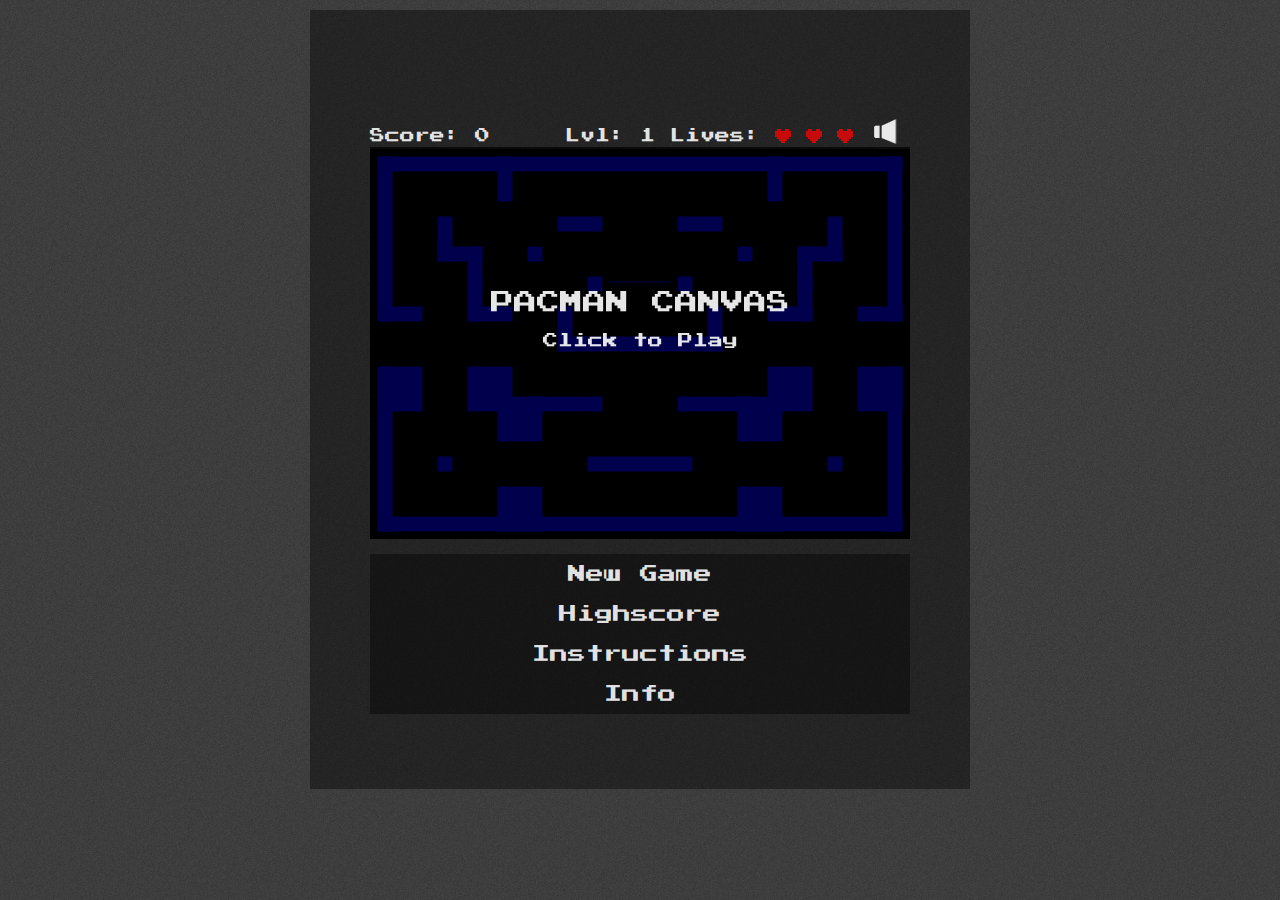
<file: Pacman/index.htm>
<!DOCTYPE html>

<!--<html lang="en">-->
<html lang="en" manifest="cache.manifest">
<head>
	<meta charset="utf-8" />
	<title>Pacman in HTML 5 Canvas</title>
	<link rel="stylesheet" href="style.css">
	<link rel="stylesheet" href="pacman-canvas.css">
	<link rel="manifest" href="manifest.json">


	<!-- SEO Stuff -->
    <meta name="description" content="Play Pacman Canvas for free on your desktop or mobile. This whole game is open source an was created in HTML5." />
    <link rel="canonical" href="http://pacman.platzh1rsch.ch/" />
    <meta name="author" content="platzh1rsch.ch" />
    <meta name="publisher" content="platzh1rsch.ch" />
    <meta name="copyright" content="&copy; Copyright (c) platzh1rsch.ch" />
    <meta name="robots" content="index,follow" />
    <meta http-equiv="content-language" content="de">
    <meta name="language" content="de">
    <meta name="page-topic" content="Games/Arcade" />

    <meta content="National" name="distribution" />
    <meta content="pacman.platzh1rsch.ch" name="target" />

   	<!-- Facebook Open Graph Information -->
	<meta property="og:image" content="http://pacman.platzh1rsch.ch/img/Icon-200x200.png"/>
    <meta property="og:title" content="Pacman Canvas in HTML5" />
	<meta property="og:description" content="Play Pacman Canvas for free on your desktop or mobile. This whole game is open source an was created in HTML5." />
    <meta property="og:url" content="http://pacman.platzh1rsch.ch/" />
    <meta property="og:site_name" content="Pacman Canvas in HTML5" />
	<meta property="og:locale" content="en_US" />

	<!-- site icons -->
	<link rel="shortcut icon" href="img/Icon-130x130.png" />
	<link rel="apple-touch-icon" href="img/Icon-130x130.png" />

    <meta property="og:image" content="http://pacman.platzh1rsch.ch/img/Icon-130x130.png"/>

	<!-- AppsFuel verification code -->
	<meta name="appsfuel_code" content="83d3cedc1050a5c"/>
	
	<!-- Mobile Viewport -->
	<meta name="viewport" content="width=device-width, initial-scale=1, maximum-scale=1, user-scalable=0"/>
	
	<!-- Apple Mobile Web Capability -->
	<meta name="apple-mobile-web-app-capable" content="yes" />
	
	<!-- Script -->
	<script src="js/jquery-1.10.2.min.js" type="text/javascript"></script>
	<script src="js/jquery.hammer.min.js" type="text/javascript"></script>
	
	<!-- Google Analytics -->
	<script type="text/javascript">

	  var _gaq = _gaq || [];
	  _gaq.push(['_setAccount', 'UA-28993174-1']);
	  _gaq.push(['_setDomainName', 'pacman.platzh1rsch.ch']);
	  _gaq.push(['_trackPageview']);

	  (function() {
		var ga = document.createElement('script'); ga.type = 'text/javascript'; ga.async = true;
		ga.src = ('https:' == document.location.protocol ? 'https://ssl' : 'http://www') + '.google-analytics.com/ga.js';
		ga.src = ('https:' == document.location.protocol ? 'https://ssl' : 'http://www') + '.google-analytics.com/ga.js';
		var s = document.getElementsByTagName('script')[0]; s.parentNode.insertBefore(ga, s);
	  })();
	</script>
	
</head>

<body>

<div class="container">
<div class="main">


<!-- Display this message if Javascript is disabled -->
<noscript>
<h2>Enable Javascript!</h2>
<p>This HTML 5 app requires Javascript to run. Please check that Javascript is enabled in your browser.</p>
</noscript>

<!-- Highscore -->
<div class="content" id="highscore-content">
	<div class="button" id="back">&lt; back</div>
	<div>
		<h1>Highscore</h1>
		<p>
			<ol id="highscore-list">
				
			</ol>
		</p>
	</div>
</div>

<!-- INSTRUCTIONS -->
<div class="content" id="instructions-content">
	<div class="button" id="back">&lt; back</div>
	<div>
		<h1>Instructions</h1>
		<div class="nomobile">
			<h2>Controls</h2>
			<p>Use your arrow keys or [W,A,S,D] keys to navigate pacman.</p>
			<p>To pause / resume the game press [SPACE] or [ESC] or just click into the game area.</p>
		</div>
		<div class="mobile">
			<h2>Controls</h2>
			<p>Use swipe gestures to navigate pacman.</p>
			<p>Alternatively use the Arrow Buttons underneath the game area to navigate pacman.</p>
			<p>To pause / resume the game, touch the game area once.</p>
		</div>

		<div>
			<h2>Ghosts</h2>
			<p>Ghosts are creatures that hunt pacman and will kill him if they catch him.</p>
			<p>Every ghost has its own strategy to chase down pacman.</p>
			<h3>Inky<img src="img/inky.svg" class="pull-right"></h3>
			Inky will stay in the ghost house until pacman has eaten at least 30 pills.	His home is the bottom right corner.
			<h3>Blinky <img src="img/blinky.svg" class="pull-right"></h3>
			Blinky is the most agressive of the 4 ghosts. He will start chasing pacman right away, and aim directly at him. His home is the upper right corner.
			<h3>Pinky<img src="img/pinky.svg" class="pull-right"></h3>
			Pinky will start chasing pacman right away, he will always aim 4 fields ahead and 4 fields left of pacman. His home is the upper left corner.
			<h3>Clyde<img src="img/clyde.svg" class="pull-right"></h3>
			Inky will stay in the ghost house until pacman has eaten at least 2/3 of all pills. His home is the bottom left corner.
		</div>

		<div>
			<h2>Ghost moods</h2>
			The ghosts have two different moods that change the way they act during the game.
			<h3>Scatter mood</h3>
			<p>This is the default mood. When ghosts are in scatter mood, they will just go to their home corner and stay there.</p>
			<img src="img/instructions/instructions_scatter.PNG">
			<h3>Chase mood</h3>
			<p>After a certain time the ghosts change their mood and want to go chasing pacman. This is indicated through the walls turning red.</p>
			<img src="img/instructions/instructions_chase.PNG">
		</div>

		<div>
			<h2>Items</h2>
			<h3>Pills</h3>
			<p>The goal of every level is, to eat all the white pills without getting catched by the ghosts. One pill results in 10 points.</p>
			<h3>Powerpills</h3>
			<p>In every level there are 4 powerpills, which are a bit bigger than the regular ones. If Pacman eats those, he will get strong enough to eat the ghosts. You can see this indicated by the ghosts turning blue. One powerpill results in 50 points.</p>
			<img src="img/instructions/instructions_powerpill.PNG">
			<p>Eating a ghost results in 100 points. The soul of the ghost will return to the ghost house before starting to chase Pacman again.</p>
		</div>

	</div>
</div>

<!-- Info -->
<div class="content" id="info-content">
	<div class="button" id="back">&lt; back</div>
	<div>
		<h1>Info</h1>
		<p>Current Version: <span class="app-version">1.0.5 (2021-03-22)</span></p>
		<img src="img/platzh1rsch-logo.png">
		<p>Pacman Canvas is Open Source, written by <a href="http://platzh1rsch.ch">platzh1rsch</a>. You can get the code on <a target="_blank" href="https://github.com/platzhersh/pacman-canvas" target="_blank">github</a>.</p>
	</div>
</div>



<!-- main game content -->
<div class="content" id="game-content">

		<!-- Google AdSense -->
		<div id="adsense">
			<script async src="//pagead2.googlesyndication.com/pagead/js/adsbygoogle.js"></script>
			<ins class="adsbygoogle"
			     style="display:inline-block;width:320px;height:50px"
			     data-ad-client="ca-pub-0176206735745791"
			     data-ad-slot="6492298622"></ins>
			<script>
			(adsbygoogle = window.adsbygoogle || []).push({});
			</script>
		</div>
	
	
	<!-- main game content -->
	<div class="game wrapper">
	
		<div class="score">Score:</div>
		<div class="level">Lvl:</div>
		<div class="lives">Lives: </div>
		
		<div class="controlSound">
			<img src="img/audio-icon-mute.png" id="mute">
		</div>
		<!-- canvas is splitted into 18x13 fields -->
		<div id="canvas-container">
			<div id="canvas-overlay-container">
				<div id="canvas-overlay-content">
					<div id="title">Pacman Canvas</div>
					<div><p id="text">Click to Play</p></div>
				</div>
			</div>
			<canvas id="myCanvas" width="540" height="390">
			<p>Canvas not supported</p>
			</canvas>
		</div>

		<div class="controls" id="game-buttons">
		<!-- Will be moved to Instructions 
		<p class="nomobile">Use W-A-S-D keys to navigate Pac-Man</p>
		-->
		
			<!-- OLD Buttons -->
			<div>
				<span id="up" class="controlButton">&uarr;</span>
			</div>
			<div>
				<span id="left" class="controlButton">&larr;</span>
				<span id="down" class="controlButton">&darr;</span>
				<span id="right" class="controlButton">&rarr;</span>
			</div>
			
		</div>
		<!-- inGame Controls End -->
		
		<!-- Game Menu -->		
		<div class="controls" id="menu-buttons">
			<ul>
				<li class="button" id="newGame">New Game</li>
				<li class="button" id="highscore">Highscore</li>
				<li class="button" id="instructions">Instructions</li>
				<li class="button" id="info">Info</li>
			</ul>
			
		</div>
		<!-- Game Menu End -->
		
	</div>
		
	<div class="description nomobile">
		<p>This whole thing was written in HTML5, CSS3 and Javascript (using small bits of jquery). For the basics I was following the <a href="http://devhammer.net/blog/exploring-html5-canvas-part-1---introduction" target="_blank">"Exploring HTML5 Canvas"</a> Tutorials (Part 1 - 6) by Devhammer. Thanks for the great Tutorial!</a>
		<p>For some other stuff, like how to write objectorientated javascript I was following the tutorials over at <a href="http://www.codecademy.com/" target="_blank">http://www.codecademy.com/</a>, which is a really great site to learn Javascript and also other languages.</a>
		<p>If you understand German you can also read my blogpost about this site: <a href="http://blog.platzh1rsch.ch/2012/08/pacman-in-html5-canvas.html">"Pacman in HTML5 Canvas"</a>.</p>
		
		<span id="audio">
			<audio id="theme" preload="auto">
				<source src="wav/theme.wav" type="audio/wav">
				<source src="mp3/theme.mp3" type="audio/mpeg">
			</audio>
			<audio id="waka" preload="auto">
				<source src="wav/waka.wav" type="audio/wav">
				<source src="mp3/waka.mp3" type="audio/mpeg">
			</audio>
			<audio id="die" preload="auto">
				<source src="wav/die.wav" type="audio/wav">
				<source src="mp3/die.mp3" type="audio/mpeg">
			</audio>
			<audio id="powerpill" preload="auto">
				<source src="wav/powerpill.wav" type="audio/wav">
				<source src="mp3/powerpill.mp3" type="audio/mpeg">
			</audio>
		</span>
		
		
	</div>

</div>
</div>
</div>

	<script src="pacman-canvas.js" type="text/javascript"></script>


</body>
</html>
</file>
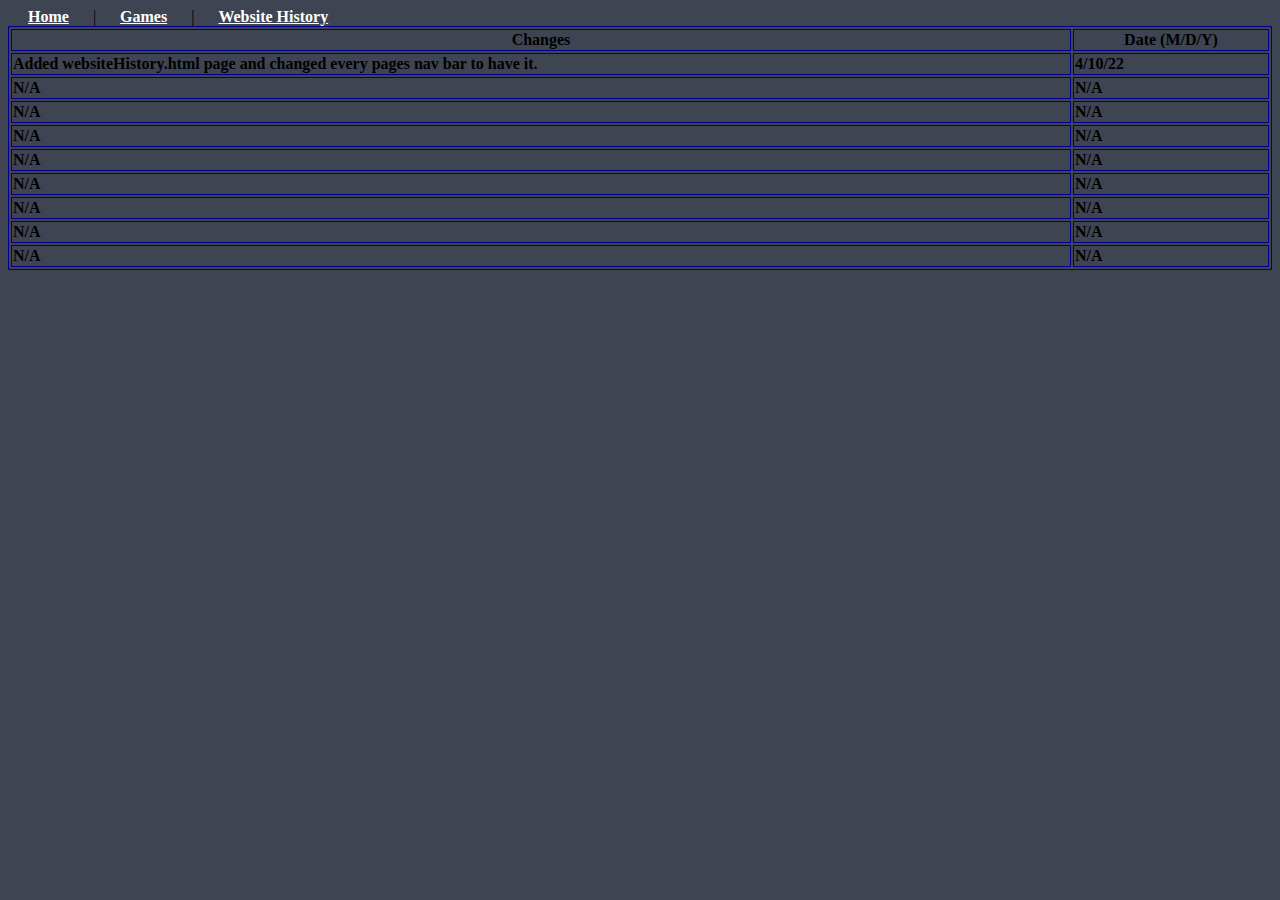
<file: websiteHistory.html>
<html>
    <head>
        <link rel="stylesheet" href="/css files/black.css">
        <style>
            table, th, td {
              border:1px solid darkblue;
              font-weight: bold;
            }
            </style>
    </head>


    <body>
        <nav>
            <a class="list" href="index.html">Home</a> |
            <a class="list" href="./gamess/gameshome.html">Games</a> |
            <a class="list" href="./websiteHistory.html">Website History</a>
    
            </nav>

        <table style="width:100%">
  <tr>
    <th>Changes</th>
    <th>Date (M/D/Y)</th>
  </tr>
  <tr>
    <td>Added websiteHistory.html page and changed every pages nav bar to have it.</td>
    <td>4/10/22</td>
  </tr>
  <tr>
    <td>N/A</td>
    <td>N/A</td>
  </tr>
  <tr>
    <td>N/A</td>
    <td>N/A</td>
  </tr>
  <tr>
    <td>N/A</td>
    <td>N/A</td>
  </tr>
  <tr>
    <td>N/A</td>
    <td>N/A</td>
  </tr>
  <tr>
    <td>N/A</td>
    <td>N/A</td>
  </tr>
  <tr>
    <td>N/A</td>
    <td>N/A</td>
  </tr>
  <tr>
    <td>N/A</td>
    <td>N/A</td>
  </tr>
  <tr>
    <td>N/A</td>
    <td>N/A</td>
  </tr>
</table>




        </body>


</html>
</file>
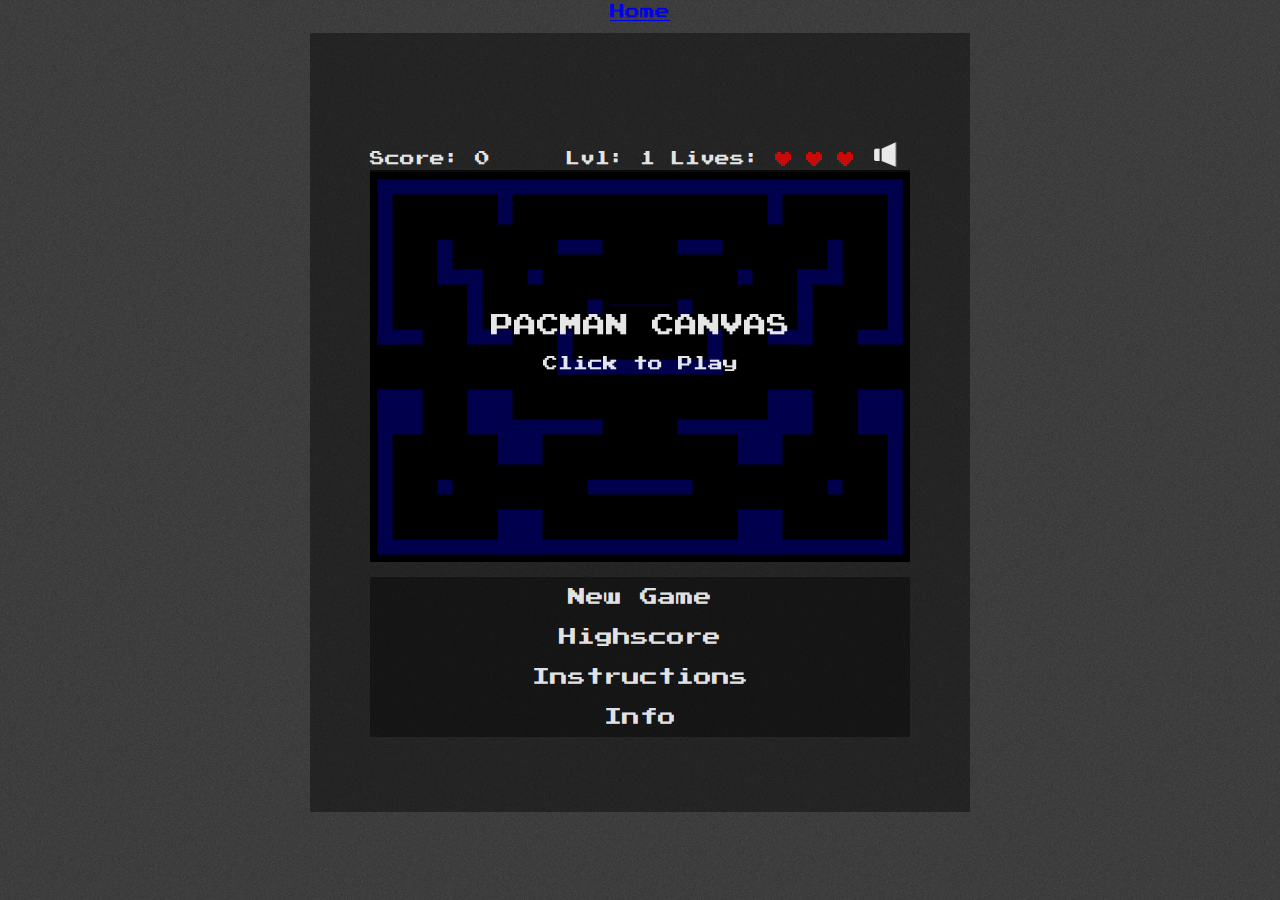
<file: Pacman/pacmanindex.htm>
<!DOCTYPE html>

<!--<html lang="en">-->
<html lang="en" manifest="cache.manifest">
<head>
	<meta charset="utf-8" />
	<title>Pacman in HTML 5 Canvas</title>
	<link rel="stylesheet" href="style.css">
	<link rel="stylesheet" href="pacman-canvas.css">
	<link rel="manifest" href="manifest.json">


	<!-- SEO Stuff -->
    <meta name="description" content="Play Pacman Canvas for free on your desktop or mobile. This whole game is open source an was created in HTML5." />
    <link rel="canonical" href="http://pacman.platzh1rsch.ch/" />
    <meta name="author" content="platzh1rsch.ch" />
    <meta name="publisher" content="platzh1rsch.ch" />
    <meta name="copyright" content="&copy; Copyright (c) platzh1rsch.ch" />
    <meta name="robots" content="index,follow" />
    <meta http-equiv="content-language" content="de">
    <meta name="language" content="de">
    <meta name="page-topic" content="Games/Arcade" />

    <meta content="National" name="distribution" />
    <meta content="pacman.platzh1rsch.ch" name="target" />

   	<!-- Facebook Open Graph Information -->
	<meta property="og:image" content="http://pacman.platzh1rsch.ch/img/Icon-200x200.png"/>
    <meta property="og:title" content="Pacman Canvas in HTML5" />
	<meta property="og:description" content="Play Pacman Canvas for free on your desktop or mobile. This whole game is open source an was created in HTML5." />
    <meta property="og:url" content="http://pacman.platzh1rsch.ch/" />
    <meta property="og:site_name" content="Pacman Canvas in HTML5" />
	<meta property="og:locale" content="en_US" />

	<!-- site icons -->
	<link rel="shortcut icon" href="img/Icon-130x130.png" />
	<link rel="apple-touch-icon" href="img/Icon-130x130.png" />

    <meta property="og:image" content="http://pacman.platzh1rsch.ch/img/Icon-130x130.png"/>

	<!-- AppsFuel verification code -->
	<meta name="appsfuel_code" content="83d3cedc1050a5c"/>
	
	<!-- Mobile Viewport -->
	<meta name="viewport" content="width=device-width, initial-scale=1, maximum-scale=1, user-scalable=0"/>
	
	<!-- Apple Mobile Web Capability -->
	<meta name="apple-mobile-web-app-capable" content="yes" />
	
	<!-- Script -->
	<script src="js/jquery-1.10.2.min.js" type="text/javascript"></script>
	<script src="js/jquery.hammer.min.js" type="text/javascript"></script>
	
	<!-- Google Analytics -->
	<script type="text/javascript">

	  var _gaq = _gaq || [];
	  _gaq.push(['_setAccount', 'UA-28993174-1']);
	  _gaq.push(['_setDomainName', 'pacman.platzh1rsch.ch']);
	  _gaq.push(['_trackPageview']);

	  (function() {
		var ga = document.createElement('script'); ga.type = 'text/javascript'; ga.async = true;
		ga.src = ('https:' == document.location.protocol ? 'https://ssl' : 'http://www') + '.google-analytics.com/ga.js';
		ga.src = ('https:' == document.location.protocol ? 'https://ssl' : 'http://www') + '.google-analytics.com/ga.js';
		var s = document.getElementsByTagName('script')[0]; s.parentNode.insertBefore(ga, s);
	  })();
	</script>
	
</head>

<body>
	<li> <a class="list" href="../index.html">Home</a> </li>
<div class="container">
<div class="main">


<!-- Display this message if Javascript is disabled -->
<noscript>
<h2>Enable Javascript!</h2>
<p>This HTML 5 app requires Javascript to run. Please check that Javascript is enabled in your browser.</p>
</noscript>

<!-- Highscore -->
<div class="content" id="highscore-content">
	<div class="button" id="back">&lt; back</div>
	<div>
		<h1>Highscore</h1>
		<p>
			<ol id="highscore-list">
				
			</ol>
		</p>
	</div>
</div>

<!-- INSTRUCTIONS -->
<div class="content" id="instructions-content">
	<div class="button" id="back">&lt; back</div>
	<div>
		<h1>Instructions</h1>
		<div class="nomobile">
			<h2>Controls</h2>
			<p>Use your arrow keys or [W,A,S,D] keys to navigate pacman.</p>
			<p>To pause / resume the game press [SPACE] or [ESC] or just click into the game area.</p>
		</div>
		<div class="mobile">
			<h2>Controls</h2>
			<p>Use swipe gestures to navigate pacman.</p>
			<p>Alternatively use the Arrow Buttons underneath the game area to navigate pacman.</p>
			<p>To pause / resume the game, touch the game area once.</p>
		</div>

		<div>
			<h2>Ghosts</h2>
			<p>Ghosts are creatures that hunt pacman and will kill him if they catch him.</p>
			<p>Every ghost has its own strategy to chase down pacman.</p>
			<h3>Inky<img src="img/inky.svg" class="pull-right"></h3>
			Inky will stay in the ghost house until pacman has eaten at least 30 pills.	His home is the bottom right corner.
			<h3>Blinky <img src="img/blinky.svg" class="pull-right"></h3>
			Blinky is the most agressive of the 4 ghosts. He will start chasing pacman right away, and aim directly at him. His home is the upper right corner.
			<h3>Pinky<img src="img/pinky.svg" class="pull-right"></h3>
			Pinky will start chasing pacman right away, he will always aim 4 fields ahead and 4 fields left of pacman. His home is the upper left corner.
			<h3>Clyde<img src="img/clyde.svg" class="pull-right"></h3>
			Inky will stay in the ghost house until pacman has eaten at least 2/3 of all pills. His home is the bottom left corner.
		</div>

		<div>
			<h2>Ghost moods</h2>
			The ghosts have two different moods that change the way they act during the game.
			<h3>Scatter mood</h3>
			<p>This is the default mood. When ghosts are in scatter mood, they will just go to their home corner and stay there.</p>
			<img src="img/instructions/instructions_scatter.PNG">
			<h3>Chase mood</h3>
			<p>After a certain time the ghosts change their mood and want to go chasing pacman. This is indicated through the walls turning red.</p>
			<img src="img/instructions/instructions_chase.PNG">
		</div>

		<div>
			<h2>Items</h2>
			<h3>Pills</h3>
			<p>The goal of every level is, to eat all the white pills without getting catched by the ghosts. One pill results in 10 points.</p>
			<h3>Powerpills</h3>
			<p>In every level there are 4 powerpills, which are a bit bigger than the regular ones. If Pacman eats those, he will get strong enough to eat the ghosts. You can see this indicated by the ghosts turning blue. One powerpill results in 50 points.</p>
			<img src="img/instructions/instructions_powerpill.PNG">
			<p>Eating a ghost results in 100 points. The soul of the ghost will return to the ghost house before starting to chase Pacman again.</p>
		</div>

	</div>
</div>

<!-- Info -->
<div class="content" id="info-content">
	<div class="button" id="back">&lt; back</div>
	<div>
		<h1>Info</h1>
		<p>Current Version: <span class="app-version">1.0.5 (2021-03-22)</span></p>
		<img src="img/platzh1rsch-logo.png">
		<p>Pacman Canvas is Open Source, written by <a href="http://platzh1rsch.ch">platzh1rsch</a>. You can get the code on <a target="_blank" href="https://github.com/platzhersh/pacman-canvas" target="_blank">github</a>.</p>
	</div>
</div>



<!-- main game content -->
<div class="content" id="game-content">

		<!-- Google AdSense -->
		<div id="adsense">
			<script async src="//pagead2.googlesyndication.com/pagead/js/adsbygoogle.js"></script>
			<ins class="adsbygoogle"
			     style="display:inline-block;width:320px;height:50px"
			     data-ad-client="ca-pub-0176206735745791"
			     data-ad-slot="6492298622"></ins>
			<script>
			(adsbygoogle = window.adsbygoogle || []).push({});
			</script>
		</div>
	
	
	<!-- main game content -->
	<div class="game wrapper">
	
		<div class="score">Score:</div>
		<div class="level">Lvl:</div>
		<div class="lives">Lives: </div>
		
		<div class="controlSound">
			<img src="img/audio-icon-mute.png" id="mute">
		</div>
		<!-- canvas is splitted into 18x13 fields -->
		<div id="canvas-container">
			<div id="canvas-overlay-container">
				<div id="canvas-overlay-content">
					<div id="title">Pacman Canvas</div>
					<div><p id="text">Click to Play</p></div>
				</div>
			</div>
			<canvas id="myCanvas" width="540" height="390">
			<p>Canvas not supported</p>
			</canvas>
		</div>

		<div class="controls" id="game-buttons">
		<!-- Will be moved to Instructions 
		<p class="nomobile">Use W-A-S-D keys to navigate Pac-Man</p>
		-->
		
			<!-- OLD Buttons -->
			<div>
				<span id="up" class="controlButton">&uarr;</span>
			</div>
			<div>
				<span id="left" class="controlButton">&larr;</span>
				<span id="down" class="controlButton">&darr;</span>
				<span id="right" class="controlButton">&rarr;</span>
			</div>
			
		</div>
		<!-- inGame Controls End -->
		
		<!-- Game Menu -->		
		<div class="controls" id="menu-buttons">
			<ul>
				<li class="button" id="newGame">New Game</li>
				<li class="button" id="highscore">Highscore</li>
				<li class="button" id="instructions">Instructions</li>
				<li class="button" id="info">Info</li>
			</ul>
			
		</div>
		<!-- Game Menu End -->
		
	</div>
		
	<div class="description nomobile">
		<p>This whole thing was written in HTML5, CSS3 and Javascript (using small bits of jquery). For the basics I was following the <a href="http://devhammer.net/blog/exploring-html5-canvas-part-1---introduction" target="_blank">"Exploring HTML5 Canvas"</a> Tutorials (Part 1 - 6) by Devhammer. Thanks for the great Tutorial!</a>
		<p>For some other stuff, like how to write objectorientated javascript I was following the tutorials over at <a href="http://www.codecademy.com/" target="_blank">http://www.codecademy.com/</a>, which is a really great site to learn Javascript and also other languages.</a>
		<p>If you understand German you can also read my blogpost about this site: <a href="http://blog.platzh1rsch.ch/2012/08/pacman-in-html5-canvas.html">"Pacman in HTML5 Canvas"</a>.</p>
		
		<span id="audio">
			<audio id="theme" preload="auto">
				<source src="wav/theme.wav" type="audio/wav">
				<source src="mp3/theme.mp3" type="audio/mpeg">
			</audio>
			<audio id="waka" preload="auto">
				<source src="wav/waka.wav" type="audio/wav">
				<source src="mp3/waka.mp3" type="audio/mpeg">
			</audio>
			<audio id="die" preload="auto">
				<source src="wav/die.wav" type="audio/wav">
				<source src="mp3/die.mp3" type="audio/mpeg">
			</audio>
			<audio id="powerpill" preload="auto">
				<source src="wav/powerpill.wav" type="audio/wav">
				<source src="mp3/powerpill.mp3" type="audio/mpeg">
			</audio>
		</span>
		
		
	</div>

</div>
</div>
</div>

	<script src="pacman-canvas.js" type="text/javascript"></script>


</body>
</html>
</file>
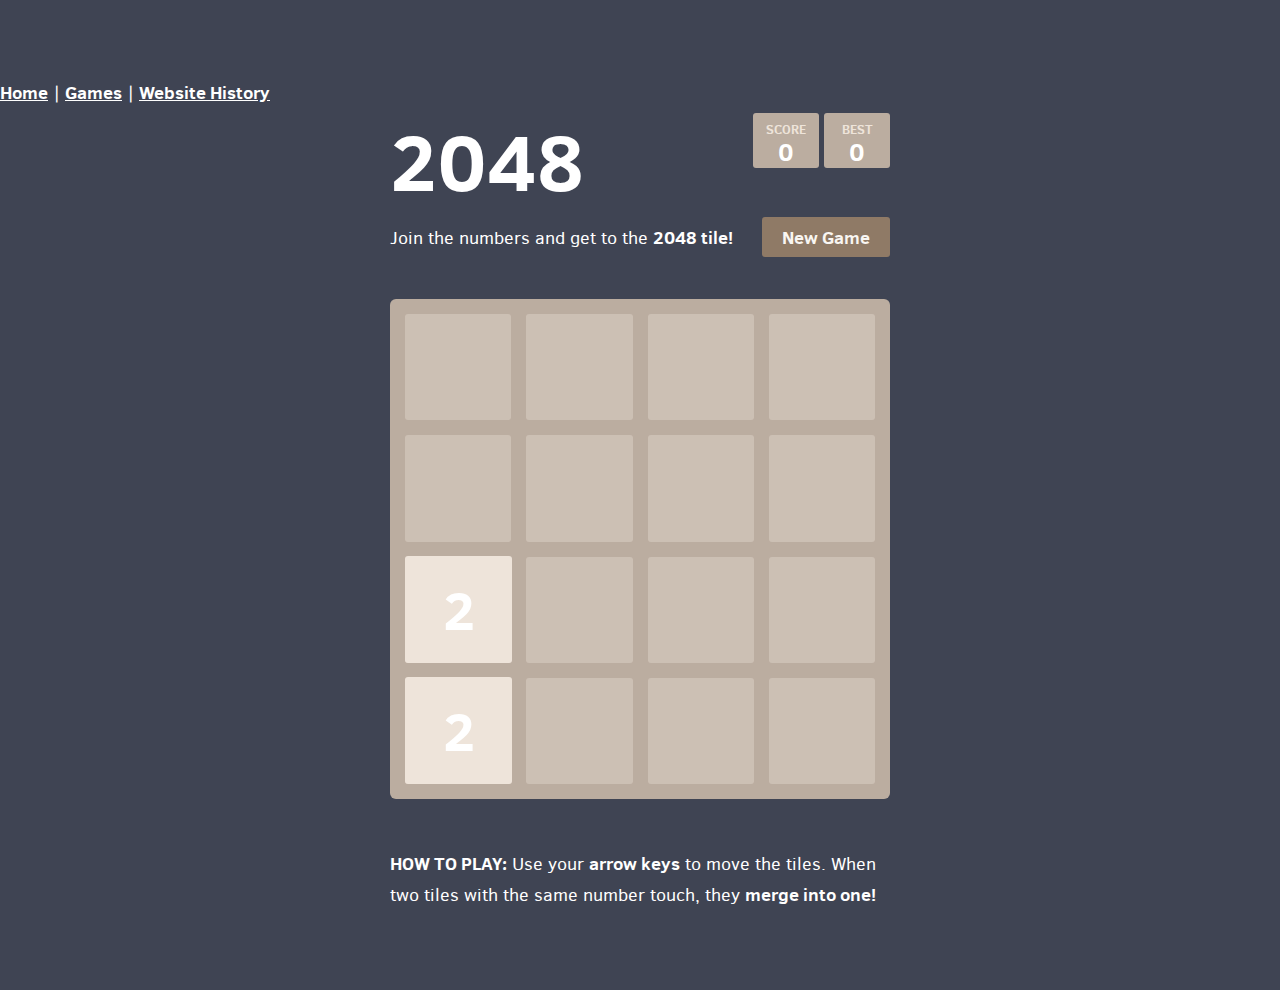
<file: gamess/2048/2048index.html>
<!DOCTYPE html>
<html>
<head>
  <meta charset="utf-8">
  <title>2048</title>
  <link rel="stylesheet" href="../../black.css">
  <link href="style/main.css" rel="stylesheet" type="text/css">

  <link rel="shortcut icon" href="favicon.ico">
  <link rel="apple-touch-icon" href="meta/apple-touch-icon.png">
  <link rel="apple-touch-startup-image" href="meta/apple-touch-startup-image-640x1096.png" media="(device-width: 320px) and (device-height: 568px) and (-webkit-device-pixel-ratio: 2)"> <!-- iPhone 5+ -->
  <link rel="apple-touch-startup-image" href="meta/apple-touch-startup-image-640x920.png"  media="(device-width: 320px) and (device-height: 480px) and (-webkit-device-pixel-ratio: 2)"> <!-- iPhone, retina -->
  <meta name="apple-mobile-web-app-capable" content="yes">
  <meta name="apple-mobile-web-app-status-bar-style" content="black">

  <meta name="HandheldFriendly" content="True">
  <meta name="MobileOptimized" content="320">
  <meta name="viewport" content="width=device-width, target-densitydpi=160dpi, initial-scale=1.0, maximum-scale=1, user-scalable=no, minimal-ui">
</head>
<body>
  <nav>
    <a class="list" style="color: white;" href="/index.html">Home</a> |
    <a class="list" style="color: white;" href="../gameshome.html">Games</a> |
    <a class="list" href="../../websiteHistory.html">Website History</a>


  </nav>
 
 
 
  <div class="container">
    <div class="heading">
      <h1 class="title">2048</h1>
      <div class="scores-container">
        <div class="score-container">0</div>
        <div class="best-container">0</div>
      </div>
    </div>

    <div class="above-game">
      <p class="game-intro">Join the numbers and get to the <strong>2048 tile!</strong></p>
      <a class="restart-button">New Game</a>
    </div>

    <div class="game-container">
      <div class="game-message">
        <p></p>
        <div class="lower">
	        <a class="keep-playing-button">Keep going</a>
          <a class="retry-button">Try again</a>
        </div>
      </div>

      <div class="grid-container">
        <div class="grid-row">
          <div class="grid-cell"></div>
          <div class="grid-cell"></div>
          <div class="grid-cell"></div>
          <div class="grid-cell"></div>
        </div>
        <div class="grid-row">
          <div class="grid-cell"></div>
          <div class="grid-cell"></div>
          <div class="grid-cell"></div>
          <div class="grid-cell"></div>
        </div>
        <div class="grid-row">
          <div class="grid-cell"></div>
          <div class="grid-cell"></div>
          <div class="grid-cell"></div>
          <div class="grid-cell"></div>
        </div>
        <div class="grid-row">
          <div class="grid-cell"></div>
          <div class="grid-cell"></div>
          <div class="grid-cell"></div>
          <div class="grid-cell"></div>
        </div>
      </div>

      <div class="tile-container">

      </div>
    </div>

    <p class="game-explanation">
      <strong class="important">How to play:</strong> Use your <strong>arrow keys</strong> to move the tiles. When two tiles with the same number touch, they <strong>merge into one!</strong>
    </p>
  </div>

  <script src="js/bind_polyfill.js"></script>
  <script src="js/classlist_polyfill.js"></script>
  <script src="js/animframe_polyfill.js"></script>
  <script src="js/keyboard_input_manager.js"></script>
  <script src="js/html_actuator.js"></script>
  <script src="js/grid.js"></script>
  <script src="js/tile.js"></script>
  <script src="js/local_storage_manager.js"></script>
  <script src="js/game_manager.js"></script>
  <script src="js/application.js"></script>
</body>
</html>
</file>
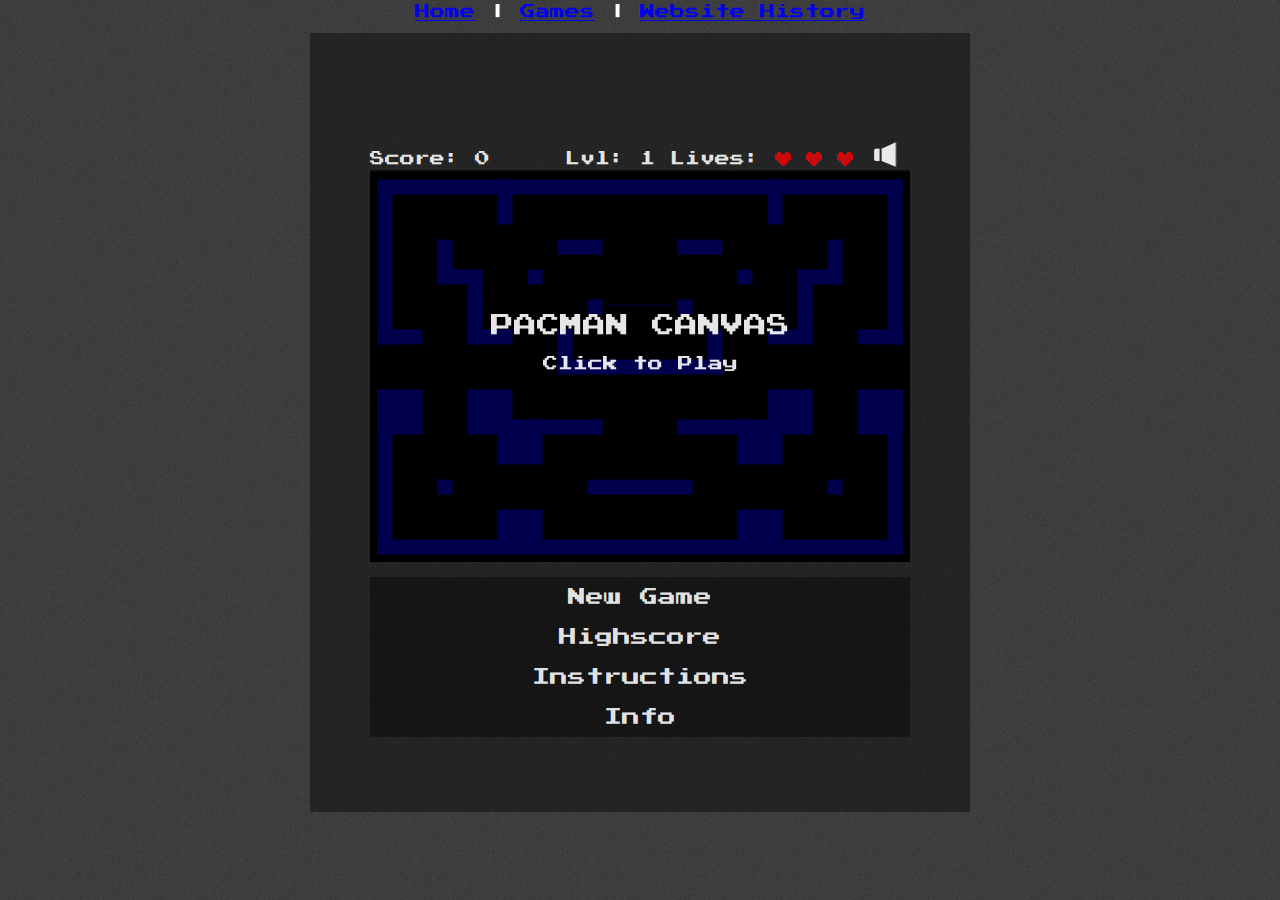
<file: gamess/Pacman/pacmanindex.htm>
<!DOCTYPE html>

<!--<html lang="en">-->
<html lang="en" manifest="cache.manifest">
<head>
	<meta charset="utf-8" />
	<title>Pacman in HTML 5 Canvas</title>
	<link rel="stylesheet" href="style.css">
	<link rel="stylesheet" href="pacman-canvas.css">
	<link rel="manifest" href="manifest.json">


	<!-- SEO Stuff -->
    <meta name="description" content="Play Pacman Canvas for free on your desktop or mobile. This whole game is open source an was created in HTML5." />
    <link rel="canonical" href="http://pacman.platzh1rsch.ch/" />
    <meta name="author" content="platzh1rsch.ch" />
    <meta name="publisher" content="platzh1rsch.ch" />
    <meta name="copyright" content="&copy; Copyright (c) platzh1rsch.ch" />
    <meta name="robots" content="index,follow" />
    <meta http-equiv="content-language" content="de">
    <meta name="language" content="de">
    <meta name="page-topic" content="Games/Arcade" />

    <meta content="National" name="distribution" />
    <meta content="pacman.platzh1rsch.ch" name="target" />

   	<!-- Facebook Open Graph Information -->
	<meta property="og:image" content="http://pacman.platzh1rsch.ch/img/Icon-200x200.png"/>
    <meta property="og:title" content="Pacman Canvas in HTML5" />
	<meta property="og:description" content="Play Pacman Canvas for free on your desktop or mobile. This whole game is open source an was created in HTML5." />
    <meta property="og:url" content="http://pacman.platzh1rsch.ch/" />
    <meta property="og:site_name" content="Pacman Canvas in HTML5" />
	<meta property="og:locale" content="en_US" />

	<!-- site icons -->
	<link rel="shortcut icon" href="img/Icon-130x130.png" />
	<link rel="apple-touch-icon" href="img/Icon-130x130.png" />

    <meta property="og:image" content="http://pacman.platzh1rsch.ch/img/Icon-130x130.png"/>

	<!-- AppsFuel verification code -->
	<meta name="appsfuel_code" content="83d3cedc1050a5c"/>
	
	<!-- Mobile Viewport -->
	<meta name="viewport" content="width=device-width, initial-scale=1, maximum-scale=1, user-scalable=0"/>
	
	<!-- Apple Mobile Web Capability -->
	<meta name="apple-mobile-web-app-capable" content="yes" />
	
	<!-- Script -->
	<script src="js/jquery-1.10.2.min.js" type="text/javascript"></script>
	<script src="js/jquery.hammer.min.js" type="text/javascript"></script>
	
	<!-- Google Analytics -->
	<script type="text/javascript">

	  var _gaq = _gaq || [];
	  _gaq.push(['_setAccount', 'UA-28993174-1']);
	  _gaq.push(['_setDomainName', 'pacman.platzh1rsch.ch']);
	  _gaq.push(['_trackPageview']);

	  (function() {
		var ga = document.createElement('script'); ga.type = 'text/javascript'; ga.async = true;
		ga.src = ('https:' == document.location.protocol ? 'https://ssl' : 'http://www') + '.google-analytics.com/ga.js';
		ga.src = ('https:' == document.location.protocol ? 'https://ssl' : 'http://www') + '.google-analytics.com/ga.js';
		var s = document.getElementsByTagName('script')[0]; s.parentNode.insertBefore(ga, s);
	  })();
	</script>
	
</head>

<body>
	<nav>
		<a class="list" href="../../index.html">Home</a> |
		<a class="list" href="../gameshome.html">Games</a> |
		<a class="list" href="../../websiteHistory.html">Website History</a>

		</nav>
<div class="container">
<div class="main">


<!-- Display this message if Javascript is disabled -->
<noscript>
<h2>Enable Javascript!</h2>
<p>This HTML 5 app requires Javascript to run. Please check that Javascript is enabled in your browser.</p>
</noscript>

<!-- Highscore -->
<div class="content" id="highscore-content">
	<div class="button" id="back">&lt; back</div>
	<div>
		<h1>Highscore</h1>
		<p>
			<ol id="highscore-list">
				
			</ol>
		</p>
	</div>
</div>

<!-- INSTRUCTIONS -->
<div class="content" id="instructions-content">
	<div class="button" id="back">&lt; back</div>
	<div>
		<h1>Instructions</h1>
		<div class="nomobile">
			<h2>Controls</h2>
			<p>Use your arrow keys or [W,A,S,D] keys to navigate pacman.</p>
			<p>To pause / resume the game press [SPACE] or [ESC] or just click into the game area.</p>
		</div>
		<div class="mobile">
			<h2>Controls</h2>
			<p>Use swipe gestures to navigate pacman.</p>
			<p>Alternatively use the Arrow Buttons underneath the game area to navigate pacman.</p>
			<p>To pause / resume the game, touch the game area once.</p>
		</div>

		<div>
			<h2>Ghosts</h2>
			<p>Ghosts are creatures that hunt pacman and will kill him if they catch him.</p>
			<p>Every ghost has its own strategy to chase down pacman.</p>
			<h3>Inky<img src="img/inky.svg" class="pull-right"></h3>
			Inky will stay in the ghost house until pacman has eaten at least 30 pills.	His home is the bottom right corner.
			<h3>Blinky <img src="img/blinky.svg" class="pull-right"></h3>
			Blinky is the most agressive of the 4 ghosts. He will start chasing pacman right away, and aim directly at him. His home is the upper right corner.
			<h3>Pinky<img src="img/pinky.svg" class="pull-right"></h3>
			Pinky will start chasing pacman right away, he will always aim 4 fields ahead and 4 fields left of pacman. His home is the upper left corner.
			<h3>Clyde<img src="img/clyde.svg" class="pull-right"></h3>
			Inky will stay in the ghost house until pacman has eaten at least 2/3 of all pills. His home is the bottom left corner.
		</div>

		<div>
			<h2>Ghost moods</h2>
			The ghosts have two different moods that change the way they act during the game.
			<h3>Scatter mood</h3>
			<p>This is the default mood. When ghosts are in scatter mood, they will just go to their home corner and stay there.</p>
			<img src="img/instructions/instructions_scatter.PNG">
			<h3>Chase mood</h3>
			<p>After a certain time the ghosts change their mood and want to go chasing pacman. This is indicated through the walls turning red.</p>
			<img src="img/instructions/instructions_chase.PNG">
		</div>

		<div>
			<h2>Items</h2>
			<h3>Pills</h3>
			<p>The goal of every level is, to eat all the white pills without getting catched by the ghosts. One pill results in 10 points.</p>
			<h3>Powerpills</h3>
			<p>In every level there are 4 powerpills, which are a bit bigger than the regular ones. If Pacman eats those, he will get strong enough to eat the ghosts. You can see this indicated by the ghosts turning blue. One powerpill results in 50 points.</p>
			<img src="img/instructions/instructions_powerpill.PNG">
			<p>Eating a ghost results in 100 points. The soul of the ghost will return to the ghost house before starting to chase Pacman again.</p>
		</div>

	</div>
</div>

<!-- Info -->
<div class="content" id="info-content">
	<div class="button" id="back">&lt; back</div>
	<div>
		<h1>Info</h1>
		<p>Current Version: <span class="app-version">1.0.5 (2021-03-22)</span></p>
		<img src="img/platzh1rsch-logo.png">
		<p>Pacman Canvas is Open Source, written by <a href="http://platzh1rsch.ch">platzh1rsch</a>. You can get the code on <a target="_blank" href="https://github.com/platzhersh/pacman-canvas" target="_blank">github</a>.</p>
	</div>
</div>



<!-- main game content -->
<div class="content" id="game-content">

		<!-- Google AdSense -->
		<div id="adsense">
			<script async src="//pagead2.googlesyndication.com/pagead/js/adsbygoogle.js"></script>
			<ins class="adsbygoogle"
			     style="display:inline-block;width:320px;height:50px"
			     data-ad-client="ca-pub-0176206735745791"
			     data-ad-slot="6492298622"></ins>
			<script>
			(adsbygoogle = window.adsbygoogle || []).push({});
			</script>
		</div>
	
	
	<!-- main game content -->
	<div class="game wrapper">
	
		<div class="score">Score:</div>
		<div class="level">Lvl:</div>
		<div class="lives">Lives: </div>
		
		<div class="controlSound">
			<img src="img/audio-icon-mute.png" id="mute">
		</div>
		<!-- canvas is splitted into 18x13 fields -->
		<div id="canvas-container">
			<div id="canvas-overlay-container">
				<div id="canvas-overlay-content">
					<div id="title">Pacman Canvas</div>
					<div><p id="text">Click to Play</p></div>
				</div>
			</div>
			<canvas id="myCanvas" width="540" height="390">
			<p>Canvas not supported</p>
			</canvas>
		</div>

		<div class="controls" id="game-buttons">
		<!-- Will be moved to Instructions 
		<p class="nomobile">Use W-A-S-D keys to navigate Pac-Man</p>
		-->
		
			<!-- OLD Buttons -->
			<div>
				<span id="up" class="controlButton">&uarr;</span>
			</div>
			<div>
				<span id="left" class="controlButton">&larr;</span>
				<span id="down" class="controlButton">&darr;</span>
				<span id="right" class="controlButton">&rarr;</span>
			</div>
			
		</div>
		<!-- inGame Controls End -->
		
		<!-- Game Menu -->		
		<div class="controls" id="menu-buttons">
			<ul>
				<li class="button" id="newGame">New Game</li>
				<li class="button" id="highscore">Highscore</li>
				<li class="button" id="instructions">Instructions</li>
				<li class="button" id="info">Info</li>
			</ul>
			
		</div>
		<!-- Game Menu End -->
		
	</div>
		
	<div class="description nomobile">
		<p>This whole thing was written in HTML5, CSS3 and Javascript (using small bits of jquery). For the basics I was following the <a href="http://devhammer.net/blog/exploring-html5-canvas-part-1---introduction" target="_blank">"Exploring HTML5 Canvas"</a> Tutorials (Part 1 - 6) by Devhammer. Thanks for the great Tutorial!</a>
		<p>For some other stuff, like how to write objectorientated javascript I was following the tutorials over at <a href="http://www.codecademy.com/" target="_blank">http://www.codecademy.com/</a>, which is a really great site to learn Javascript and also other languages.</a>
		<p>If you understand German you can also read my blogpost about this site: <a href="http://blog.platzh1rsch.ch/2012/08/pacman-in-html5-canvas.html">"Pacman in HTML5 Canvas"</a>.</p>
		
		<span id="audio">
			<audio id="theme" preload="auto">
				<source src="wav/theme.wav" type="audio/wav">
				<source src="mp3/theme.mp3" type="audio/mpeg">
			</audio>
			<audio id="waka" preload="auto">
				<source src="wav/waka.wav" type="audio/wav">
				<source src="mp3/waka.mp3" type="audio/mpeg">
			</audio>
			<audio id="die" preload="auto">
				<source src="wav/die.wav" type="audio/wav">
				<source src="mp3/die.mp3" type="audio/mpeg">
			</audio>
			<audio id="powerpill" preload="auto">
				<source src="wav/powerpill.wav" type="audio/wav">
				<source src="mp3/powerpill.mp3" type="audio/mpeg">
			</audio>
		</span>
		
		
	</div>

</div>
</div>
</div>

	<script src="pacman-canvas.js" type="text/javascript"></script>


</body>
</html>
</file>
<file: Pacman/style.css>
/**********************************************************************************

       .__          __         .__    ____                     .__     
______ |  | _____ _/  |________|  |__/_   |______  ______ ____ |  |__  
\____ \|  | \__  \\   __\___   /  |  \|   \_  __ \/  ___// ___\|  |  \ 
|  |_> >  |__/ __ \|  |  /    /|   Y  \   ||  | \/\___ \\  \___|   Y  \
|   __/|____(____  /__| /_____ \___|  /___||__|  /____  >\___  >___|  / .ch
|__|             \/           \/    \/                \/     \/  

**********************************************************************************/


@font-face {
    font-family: 'Socialico';
    src: url(fonts/Socialico.otf) format('otf'),
         url(fonts/Socialico.ttf) format('ttf');
    src: local('Socialico'), local(Socialico),
         url(fonts/Socialico.otf) format('opentype');
    font-weight: normal;
    font-style: normal;
}

a img { border: none; }

h1, h2, h3 { 
	font-family: 'Press Start 2P', cursive; 
	font-family: 'Codystar', cursive;
	font-family: 'Acme', sans-serif;
    text-transform: uppercase;
	}
h1 {    font-size: 2em; }
h2 {    font-size: 1.7em; }
h3 {    font-size: 1.5em; }
	

html, body {
	width:100%;
	font-family: 'Quando', serif;
	font-size: 14px;
    margin: 0;
    padding: 0;
    min-height: 100%;
    height: 100%;
	line-height: 23px;
	background: url('img/bg-pattern-black.png') repeat;
    text-align: center;
	}
body {
	overflow-x: hidden;
	overflow-y: scroll;
	}

div.layout {
    margin: 0;
    padding: 0;
}

aside { background-color: rgba(255, 255, 255, 0.1); }
aside > * { margin: 0 15px; padding: 15px 0; }

.wrapper { width: 100%; }
.mobile { display: none; }

.sidebar {
	display: inline-block;
	width: 320px;
	float: left;
	background: url(bg-pattern-green.png) repeat;
	height: 100%;
	position: fixed;
	left: 0;
	top: 0;
	font-family: 'Acme', sans-serif;
	text-transform: uppercase;
	/*color: rgb(31,52,4);	- dark green */
    color: rgba(0,0,0,0.55);
    text-align: left;
    -webkit-box-shadow: 2px 2px 5px rgba(50, 50, 50, 0.75);
    -moz-box-shadow:    2px 2px 5px rgba(50, 50, 50, 0.75);
    box-shadow:         2px 2px 5px rgba(50, 50, 50, 0.75);
	}

::selection {
	background: rgba(24, 106, 12,0.7); /* Safari */
	}

::-moz-selection {
	background: rgba(24, 106, 12,0.7); /* Firefox */
	}
	
/*---------------------------------------------------------------------

	Sidebar: Navigation

*/
ul.nav {
list-style: none outside none;
font-size: 15px;
padding: 0;
margin: 0;
}
ul.nav.sub {
background-color: rgba(0,0,0,0.3);
background/*\**/: url(img/bg/black_30.png)\9;
display: none;
}
ul.nav.sub.active {
display: block;
}

ul.nav li {
line-height: 40px;
list-style: none outside none;	
padding-left: 2em;
transition-property: background-color, padding-left;
transition-duration: 0.7s;
}
ul.nav.sub li{
padding-left: 2.8em;
}

ul.nav li:hover { background-color: rgba(255,255,255,0.2); background/*\**/: url(img/bg/white_20.png)\9; *background: url(img/bg/white_20.png); padding-left: 2.5em;}
ul.nav li.active { background-color: rgba(255,255,255,0.1); background/*\**/: url(img/bg/white_20.png)\9; *background: url(img/bg/white_20.png);}

ul.nav a, ul.nav a:link, ul.nav a:active, ul.nav a:visited, ul.nav a:hover, ul.nav a:focus { color: rgb(31,52,4); text-decoration: none; font-size: 1.5em;}


.main {
	display: inline-block;
	position: static;
    margin: 0 auto;
    text-align: left;
	}

.header { display: none;}
	
.header, .content, .footer { 
	margin: 30px;
	max-width: 700px;
	background: rgba(0,0,0,0.4);
	background/*\**/: url(img/bg/black_40.png)\9;
	color: rgba(255,255,255,0.9);
	color/*\**/: rgb(250,250,250)\9;
	padding: 4em;
    width: 700px;
-webkit-box-shadow: 2px 2px 5px rgba(50, 50, 50, 0.75);
-moz-box-shadow:    2px 2px 5px rgba(50, 50, 50, 0.75);
box-shadow:         2px 2px 5px rgba(50, 50, 50, 0.75);
	}

.main a, .main  a:link, .main  a:active, .main  a:visited {
	/*color: rgba(20,20,20,0.9);
	background: rgba(250,250,250,0.6);*/
	
	/*color: rgba(255,255,255,0.8);
	
	background: #367e20;*/
	
	color: #367e20;
	text-decoration: none; 
}
.main  a:hover, .main  a:focus { 
	/*color: rgba(20,20,20,0.9);
	text-decoration: none; 
	background: rgba(250,250,250,0.5);*/
	
	text-decoration: underline; 
	color: #367e20;
	}
	
.content { 
    min-height: 400px;
}


.logo {
	width: 220px;
	display: block;
	margin: 30px auto 10px auto;
	
	}
	
.social{ 
	font-family: 'Socialico';
	text-transform: none;
	font-size: 40px;
	text-align:center;
	line-height: 55px;
	vertical-align: top;
	}

.social a, .social  a:link, .social a:active, .social a:visited, .social a:hover, .social a:focus { 
    /*color: rgb(31, 52, 4); - dark green */ 
    color: rgba(0,0,0,0.55);
    text-decoration: none;
	transition-property: opacity;
	transition-duration: 0.3s;
    }
.social a:hover {opacity: 0.8;}

/*---------------------------------------------------------------------

	Boxes

*/

.box2, .box3 { 
    display: inline-block;
    margin-right: 5px !important;
    vertical-align: top;
    }

.box2 {
	width: 50%;
	max-width: 320px;
	}

.box3 {
	width: 33%;
	max-width: 205px;
	}

div + .box2, div + box3 { margin: 5px !important;}

.portfolio-tile { 
    width: 200px;
    height: 200px;
    border: 1px solid rgba(0,0,0,0.5);
	background: rgba(0,0,0,0.5);
    display: inline-block;
    margin-right: 10px;
	margin-bottom: 10px;
}

.portfolio-tile:hover {
	opacity: 0.8;
	}

.portfolio-tile div {
    visibility: hidden;
    display: inline-block;
    height: 35px;
    width: 100%;
    top: 165px;
    line-height: 25px;
    position: relative;
    background: rgba(0,0,0,0.6);
	background-size: 100%;
}

.portfolio-tile:hover div {
    visibility: visible;
}

span.portfolio-label { 
	margin: auto 10px;
    line-height: 35px;
    height: 35px;
    display: block;
    vertical-align: middle;
	color: #fff !important;
}


@media screen and (max-width: 1500px) {
    .main {
        position:absolute;
        left: 320px;
    }
}

@media screen and (max-width: 1040px) {
	.box2 { width: 45%;}
	.box3 { width: 27%;}
	.portfolio-tile { width: 175px; height: 175px; }
	.portfolio-tile div { top: 140px; }
}

@media screen and (max-width: 800px) {
	.portfolio-tile { width: 150px; height: 150px; margin: 0 7px 7px 0;}
	.portfolio-tile div { top: 115px; }
}

@media screen and (max-width: 650px) {
	.portfolio-tile {
		width: 200px;
		height: 200px;
		left: 50%;
		position: relative;
		margin-left: -100px;
		display: block;
	}
	.portfolio-tile div {
	top: 165px;
	visibility: visible;
	}
}

@media screen and (max-width: 320px) {
	.box2 { width: 42%;}
	.box3 { width: 25%;}
}


/*---------------------------------------------------------------------

	Tables

*/

table {
	width: 100%;
	background-color: rgb(255,255,255);
	color: rgba(0,0,0,0.9);
	padding: 0;
	border-spacing: 0;
	/* padding: 1em; */
	margin: 0.5em 0px !important;
	overflow: auto;
	}
td {
	margin: 0;
	padding: 1em;
	}
thead { 
	font-weight: bold; 
	background: url(bg-pattern-green.png) repeat;
	text-transform: uppercase;
	}

tbody tr:nth-child(even){
	background-color: #efefef;
	}

/*---------------------------------------------------------------------

	Forms
	
*/
	
input, select, textarea { 
	padding: 0.4em; 
	margin: 0.4em;
	
	}	

input[type=button], input[type=submit] { 
	background: #326a21;
	text-transform: uppercase;
	/*font-family: 'Acme',sans-serif;*/
	border-radius: 15px;
	color: #fff;
	border: none;
	}
input[type=text], input[type=password], textarea {
	box-shadow: 0px 1px 2px rgba(0, 0, 0, 0.3) inset;
}
input[type=button]:hover, input[type=button]:focus, input[type=submit]:hover, input[type=submit]:focus { 
	background: #367e20;
	cursor: pointer;
	}

input[type=text]:hover, input[type=text]:focus, input[type=password]:hover, input[type=password]:focus, textarea:hover, textarea:focus {
	border: 1px solid #009600;
}

/*---------------------------------------------------------------------

	Swipe.js - Javascript Slider
	
*/

.swipe { 
    margin: 1em 0;     

    }
.swipe ul { padding: 0;}
.swipe li div { 
    padding: 1em;
    background: rgba(255,255,255,0.2); 
    border-radius: 8px;
}


/* Mobile CSS - Medium (Tablets, small Screens) */

@media screen and (max-width: 1050px) {

    .main {
        background: rgba(0,0,0,0.4);
        background/*\**/: url(img/bg/black_40.png)\9;
		background-attachment: fixed;
	}
	.header, .content, .footer {
        margin: 0;
        max-width: none;
        width: auto;
        height:100%;
        background: none;
    }

}

/* Mobile CSS - Small (Smartphones) */
@media screen and (max-width: 650px) {

html, body {	height: auto;}

.main {	background: none; }
body { 	background: rgba(0,0,0,0.4);
        background/*\**/: url(img/bg/black_40.png)\9;
	}


h1 {
	font-size: 1.8em;
}	

.mobile {
	display: block;
}
.nomobile { 
	display: none !important;
}
.logo { 
	height: 90px;
	width: auto;
	/*display: inline-block;
	float: left;*/
	margin: 5px auto 5px auto;
}

.sidebar { 
	width: 100%;
	height: auto;
	position:relative;
}	

.header, .content, .footer { 
	margin: 0;
	max-width: 650px;
	/*padding: 5px 10px;*/
	padding: 5px 0;
	}
	
.main { 
	position: relative;
	left: 0;
	width: 100%;	
	overflow-x: hidden;

	}

.header > *, .content > *, .footer > * { 	
	margin: 5px 10px;
}
.footer { position: relative; margin-bottom: 0; height: 40px;}

ul.nav {
	margin: 0;
	text-align: center;
}
	
ul.nav.sub {
	margin: 0 auto;
	background: rgba(0,0,0,0.4);
	}

ul.nav li, ul.nav.sub li{
	padding: 0 0.5em;
	margin: 0;
	display: inline-block;
	background: none;
	}
ul.nav li:hover, ul.nav.sub li:hover {
	padding: 0 0.5em;
	}
}

@media screen and (max-width: 360px) {
	ul.nav.sub li { display: block; }
	.box2, .box3 { display: block; width: 100%;}
}	
	
@media screen and (max-width: 320px) {
	ul.nav li { margin: 0; padding: 0 0.3em;}
	ul.nav li:hover, ul.nav.sub li:hover { padding: 0 0.3em; }
}

#adsense {
  text-align: center;
  display: block;
}

#adsense .adsbygoogle {

  margin-left: auto;
  margin-right: auto;
}
</file>
<file: Pacman/pacman-canvas.css>
/* Google Web Fonts */
@font-face {
  font-family: 'Press Start 2P';
  font-style: normal;
  font-weight: 400;
  src: url('fonts/PressStart2Play.eot');
  src: url('fonts/PressStart2Play.eot?iefix') format('eot'),
       url('fonts/PressStart2Play.woff') format('woff'),
       url('fonts/PressStart2Play.ttf') format('truetype');
}

/* ---------------- */

body {
	background-color: #000;
	color: white;
	font-family: 'Press Start 2P', cursive;
}


/* Links */
.main a, .main a:link, .main a:active, .main a:visited {
    padding: 5px;
	background: #c80a0a;
    color: rgb(255, 255, 255);
}
* { box-shadow: none !important; }

.content, h1, h2, h3, p, div { 
	font-family: 'Press Start 2P', cursive; 
	font-weight: normal;
	}
.content[id*=-content]:not(#game-content) {	
	display: none; 
	overflow-y: auto; 
	overflow-x: hidden;
}
.content img {
	max-width: 100%;
}
.pull-right {
	float: right;
}
.button {
	background: #c80a0a; 
	cursor: pointer;
	padding: 8px;
	}
#menu-buttons .button { background: rgba(0,0,0,0.4); }
#menu-buttons .button:hover, .button:hover {	background: rgba(255,255,255,0.2); }
.button#back {
	position: relative;
	top: -25px;
	display: inline-block;
}
.button#score-submit {
	vertical-align: middle;
}

#highscore-form { margin-top: 8px; }
input[type="text"]:hover, input[type="text"]:focus, input[type="password"]:hover, input[type="password"]:focus, textarea:hover, textarea:focus {
    border: 1px #c80a0a solid;
}
#highscore-list {}
#score { float: right; }

#myCanvas { border: none; display: block; background: rgb(0,0,0); width: 100%;  height: auto;}
#canvas-container { position: relative;}
#canvas-overlay-container {
	position: absolute;
	background: rgba(0,0,0,0.7);
	height: 100%; 
	width: 540px;
	max-width: 100%;
	padding: 1em;
	box-sizing: border-box;
}
#canvas-overlay-content { 
	position: absolute; 
	top: 33%; 	
	left: 0; 
	margin-top: 0;
	max-width: 100%; 
	text-align: center;
	width: 540px;
	max-width: 100%;
	padding: 1em;
	box-sizing: border-box;
	}
#canvas-overlay-content #title {
	text-transform: uppercase;
	font-size: 150%;
}

#invalid-score {
	margin-top: 2em;
}

.canvas { position:absolute; padding-top: 20px;}
.main {width: 100%; max-width: 660px; margin: 10px auto; position: static; left: auto;}
.content { width: 100%; max-width: 540px; text-align: left; margin: 0;}
.container {text-align: center; margin:0; padding: 0;}
.wrapper { padding:0;}
.game  { max-width: 540px; margin: auto; }

.about { font-size: 10px; margin-top: 20px; text-align: center; display: none;}


body, html { font-size: 15px; }

div.audio {}
audio {display: block; }

.score { width: 180px; }
.score, .lives, .level { display: inline-block; }

/* ---------- Controls ------------------------*/

.controls { text-align: center; margin-top: 15px;}
.controls-section { 
	height: auto; 
	width: 47%; 
	display: inline-block; 
	margin: 0;
	text-align: left;
	}
.controls-left { }
.controls-right .controlButton { position: relative; right: -65%; }

/* Arrow Keys - only displayed when game isn't paused */
#game-buttons { display: none; }

/* Game Menu - displayed when game is paused */
#menu-buttons ul, .controls#menu-buttons ul li{ list-style: none; padding: 0;}
#menu-buttons ul li { 
	height: 40px;
	line-height: 40px;
	font-size: 120%;
	}

.controlSound { 
	background: url('img/audio-icon.png');
	width: 73px;
	height: 50px;
	position: relative;
	bottom: 5px;
	background-size: 100%;
	height: 25px;
	width: 36px;
	float: right;
	}
	
#mute { 
	display: none; 
	width: 36px; 
	height: 25px;
	}

.controlButton {
	display: inline-block;
	width: 90px;
	height: 90px;
	margin: 5px;
	background: none repeat scroll 0% 0% #C80A0A;
	line-height: 70px;
	border-radius: 50%;
	font-weight: bold;
	font-size: 60px;
	cursor: pointer;
}
.controlButton:hover, .controlButton:active {
	background: #c00202;
}

.description { display: none; }

@media screen and (max-width: 1050px) {
	html, body { background: rgb(0,0,0);}
}
@media screen and (max-width: 650px) {
	.game { width: 93%;}
	.content { max-width: none; }
	#menu-buttons .button { background: rgba(255,255,255,0.1); }
	.button:hover { background: rgba(255,255,255,0.3); }
	.button#back { top: 0; }
}

@media screen and (max-width: 400px) {
	
	.nomobile {display: none; }
	.mobile {display: block; }
	
	html, body { 
		overflow-x: hidden; 
		height: 100%;
		}
	
	.main { margin: 10px auto; }
	.content { min-height: 0; }
	
	.controlButton {
		width: 60px;
		height: 60px;
		line-height: 40px;
		font-size: 40px;
	}
	.controls-right .controlButton { right: -55%; }
	/*canvas#myCanvas { margin: 5px auto; }	*/

}
</file>
<file: css files/black.css>
body {
    background-color: #3f4453;


    
  }


.navBar {
  list-style-type: none;
  margin: 0;
  padding: 20;
  background-color: darkblue;
}

.list:hover {
  border-color: green;
}
.list {
  display:inline;
  padding: 20;
  color: white;
}

.list:visited{
  color: white;
}
a {
  font-weight: bold;
}



button {
  background-color: #1d2230; /* Green */
  border: none;
  color: white;
  padding: 15px 32px;
  text-align: center;
  text-decoration: none;
  display: inline-block;
  font-size: 16px;
  margin: 4px 2px;
  cursor: pointer;
}
</file>
<file: black.css>
body {
    background-color: #3f4453;


    
  }


.navBar {
  list-style-type: none;
  margin: 0;
  padding: 20;
  background-color: darkblue;
}

.list:hover {
  border-color: green;
}
.list {
  display:inline;
  padding: 20;
  color: white;
}

.list:visited{
  color: white;
}
a {
  font-weight: bold;
}
</file>
<file: gamess/2048/style/main.css>
@import url(fonts/clear-sans.css);
html, body {
  margin: 0;
  padding: 0;
  background: #3f4453;
  color: white;
  font-family: "Clear Sans", "Helvetica Neue", Arial, sans-serif;
  font-size: 18px; }

body {
  margin: 80px 0; }

.heading:after {
  content: "";
  display: block;
  clear: both; }

h1.title {
  font-size: 80px;
  font-weight: bold;
  margin: 0;
  display: block;
  float: left; }

@-webkit-keyframes move-up {
  0% {
    top: 25px;
    opacity: 1; }

  100% {
    top: -50px;
    opacity: 0; } }
@-moz-keyframes move-up {
  0% {
    top: 25px;
    opacity: 1; }

  100% {
    top: -50px;
    opacity: 0; } }
@keyframes move-up {
  0% {
    top: 25px;
    opacity: 1; }

  100% {
    top: -50px;
    opacity: 0; } }
.scores-container {
  float: right;
  text-align: right; }

.score-container, .best-container {
  position: relative;
  display: inline-block;
  background: #bbada0;
  padding: 15px 25px;
  font-size: 25px;
  height: 25px;
  line-height: 47px;
  font-weight: bold;
  border-radius: 3px;
  color: white;
  margin-top: 8px;
  text-align: center; }
  .score-container:after, .best-container:after {
    position: absolute;
    width: 100%;
    top: 10px;
    left: 0;
    text-transform: uppercase;
    font-size: 13px;
    line-height: 13px;
    text-align: center;
    color: #eee4da; }
  .score-container .score-addition, .best-container .score-addition {
    position: absolute;
    right: 30px;
    color: red;
    font-size: 25px;
    line-height: 25px;
    font-weight: bold;
    color: rgba(119, 110, 101, 0.9);
    z-index: 100;
    -webkit-animation: move-up 600ms ease-in;
    -moz-animation: move-up 600ms ease-in;
    animation: move-up 600ms ease-in;
    -webkit-animation-fill-mode: both;
    -moz-animation-fill-mode: both;
    animation-fill-mode: both; }

.score-container:after {
  content: "Score"; }

.best-container:after {
  content: "Best"; }

p {
  margin-top: 0;
  margin-bottom: 10px;
  line-height: 1.65; }



strong.important {
  text-transform: uppercase; }

hr {
  border: none;
  border-bottom: 1px solid #d8d4d0;
  margin-top: 20px;
  margin-bottom: 30px; }

.container {
  width: 500px;
  margin: 0 auto; }

@-webkit-keyframes fade-in {
  0% {
    opacity: 0; }

  100% {
    opacity: 1; } }
@-moz-keyframes fade-in {
  0% {
    opacity: 0; }

  100% {
    opacity: 1; } }
@keyframes fade-in {
  0% {
    opacity: 0; }

  100% {
    opacity: 1; } }
.game-container {
  margin-top: 40px;
  position: relative;
  padding: 15px;
  cursor: default;
  -webkit-touch-callout: none;
  -ms-touch-callout: none;
  -webkit-user-select: none;
  -moz-user-select: none;
  -ms-user-select: none;
  -ms-touch-action: none;
  touch-action: none;
  background: #bbada0;
  border-radius: 6px;
  width: 500px;
  height: 500px;
  -webkit-box-sizing: border-box;
  -moz-box-sizing: border-box;
  box-sizing: border-box; }
  .game-container .game-message {
    display: none;
    position: absolute;
    top: 0;
    right: 0;
    bottom: 0;
    left: 0;
    background: rgba(238, 228, 218, 0.5);
    z-index: 100;
    text-align: center;
    -webkit-animation: fade-in 800ms ease 1200ms;
    -moz-animation: fade-in 800ms ease 1200ms;
    animation: fade-in 800ms ease 1200ms;
    -webkit-animation-fill-mode: both;
    -moz-animation-fill-mode: both;
    animation-fill-mode: both; }
    .game-container .game-message p {
      font-size: 60px;
      font-weight: bold;
      height: 60px;
      line-height: 60px;
      margin-top: 222px; }
    .game-container .game-message .lower {
      display: block;
      margin-top: 59px; }
    .game-container .game-message a {
      display: inline-block;
      background: #8f7a66;
      border-radius: 3px;
      padding: 0 20px;
      text-decoration: none;
      color: #f9f6f2;
      height: 40px;
      line-height: 42px;
      margin-left: 9px; }
      .game-container .game-message a.keep-playing-button {
        display: none; }
    .game-container .game-message.game-won {
      background: rgba(237, 194, 46, 0.5);
      color: #f9f6f2; }
      .game-container .game-message.game-won a.keep-playing-button {
        display: inline-block; }
    .game-container .game-message.game-won, .game-container .game-message.game-over {
      display: block; }

.grid-container {
  position: absolute;
  z-index: 1; }

.grid-row {
  margin-bottom: 15px; }
  .grid-row:last-child {
    margin-bottom: 0; }
  .grid-row:after {
    content: "";
    display: block;
    clear: both; }

.grid-cell {
  width: 106.25px;
  height: 106.25px;
  margin-right: 15px;
  float: left;
  border-radius: 3px;
  background: rgba(238, 228, 218, 0.35); }
  .grid-cell:last-child {
    margin-right: 0; }

.tile-container {
  position: absolute;
  z-index: 2; }

.tile, .tile .tile-inner {
  width: 107px;
  height: 107px;
  line-height: 107px; }
.tile.tile-position-1-1 {
  -webkit-transform: translate(0px, 0px);
  -moz-transform: translate(0px, 0px);
  -ms-transform: translate(0px, 0px);
  transform: translate(0px, 0px); }
.tile.tile-position-1-2 {
  -webkit-transform: translate(0px, 121px);
  -moz-transform: translate(0px, 121px);
  -ms-transform: translate(0px, 121px);
  transform: translate(0px, 121px); }
.tile.tile-position-1-3 {
  -webkit-transform: translate(0px, 242px);
  -moz-transform: translate(0px, 242px);
  -ms-transform: translate(0px, 242px);
  transform: translate(0px, 242px); }
.tile.tile-position-1-4 {
  -webkit-transform: translate(0px, 363px);
  -moz-transform: translate(0px, 363px);
  -ms-transform: translate(0px, 363px);
  transform: translate(0px, 363px); }
.tile.tile-position-2-1 {
  -webkit-transform: translate(121px, 0px);
  -moz-transform: translate(121px, 0px);
  -ms-transform: translate(121px, 0px);
  transform: translate(121px, 0px); }
.tile.tile-position-2-2 {
  -webkit-transform: translate(121px, 121px);
  -moz-transform: translate(121px, 121px);
  -ms-transform: translate(121px, 121px);
  transform: translate(121px, 121px); }
.tile.tile-position-2-3 {
  -webkit-transform: translate(121px, 242px);
  -moz-transform: translate(121px, 242px);
  -ms-transform: translate(121px, 242px);
  transform: translate(121px, 242px); }
.tile.tile-position-2-4 {
  -webkit-transform: translate(121px, 363px);
  -moz-transform: translate(121px, 363px);
  -ms-transform: translate(121px, 363px);
  transform: translate(121px, 363px); }
.tile.tile-position-3-1 {
  -webkit-transform: translate(242px, 0px);
  -moz-transform: translate(242px, 0px);
  -ms-transform: translate(242px, 0px);
  transform: translate(242px, 0px); }
.tile.tile-position-3-2 {
  -webkit-transform: translate(242px, 121px);
  -moz-transform: translate(242px, 121px);
  -ms-transform: translate(242px, 121px);
  transform: translate(242px, 121px); }
.tile.tile-position-3-3 {
  -webkit-transform: translate(242px, 242px);
  -moz-transform: translate(242px, 242px);
  -ms-transform: translate(242px, 242px);
  transform: translate(242px, 242px); }
.tile.tile-position-3-4 {
  -webkit-transform: translate(242px, 363px);
  -moz-transform: translate(242px, 363px);
  -ms-transform: translate(242px, 363px);
  transform: translate(242px, 363px); }
.tile.tile-position-4-1 {
  -webkit-transform: translate(363px, 0px);
  -moz-transform: translate(363px, 0px);
  -ms-transform: translate(363px, 0px);
  transform: translate(363px, 0px); }
.tile.tile-position-4-2 {
  -webkit-transform: translate(363px, 121px);
  -moz-transform: translate(363px, 121px);
  -ms-transform: translate(363px, 121px);
  transform: translate(363px, 121px); }
.tile.tile-position-4-3 {
  -webkit-transform: translate(363px, 242px);
  -moz-transform: translate(363px, 242px);
  -ms-transform: translate(363px, 242px);
  transform: translate(363px, 242px); }
.tile.tile-position-4-4 {
  -webkit-transform: translate(363px, 363px);
  -moz-transform: translate(363px, 363px);
  -ms-transform: translate(363px, 363px);
  transform: translate(363px, 363px); }

.tile {
  position: absolute;
  -webkit-transition: 100ms ease-in-out;
  -moz-transition: 100ms ease-in-out;
  transition: 100ms ease-in-out;
  -webkit-transition-property: -webkit-transform;
  -moz-transition-property: -moz-transform;
  transition-property: transform; }
  .tile .tile-inner {
    border-radius: 3px;
    background: #eee4da;
    text-align: center;
    font-weight: bold;
    z-index: 10;
    font-size: 55px; }
  .tile.tile-2 .tile-inner {
    background: #eee4da;
    box-shadow: 0 0 30px 10px rgba(243, 215, 116, 0), inset 0 0 0 1px rgba(255, 255, 255, 0); }
  .tile.tile-4 .tile-inner {
    background: #ede0c8;
    box-shadow: 0 0 30px 10px rgba(243, 215, 116, 0), inset 0 0 0 1px rgba(255, 255, 255, 0); }
  .tile.tile-8 .tile-inner {
    color: #f9f6f2;
    background: #f2b179; }
  .tile.tile-16 .tile-inner {
    color: #f9f6f2;
    background: #f59563; }
  .tile.tile-32 .tile-inner {
    color: #f9f6f2;
    background: #f67c5f; }
  .tile.tile-64 .tile-inner {
    color: #f9f6f2;
    background: #f65e3b; }
  .tile.tile-128 .tile-inner {
    color: #f9f6f2;
    background: #edcf72;
    box-shadow: 0 0 30px 10px rgba(243, 215, 116, 0.2381), inset 0 0 0 1px rgba(255, 255, 255, 0.14286);
    font-size: 45px; }
    @media screen and (max-width: 520px) {
      .tile.tile-128 .tile-inner {
        font-size: 25px; } }
  .tile.tile-256 .tile-inner {
    color: #f9f6f2;
    background: #edcc61;
    box-shadow: 0 0 30px 10px rgba(243, 215, 116, 0.31746), inset 0 0 0 1px rgba(255, 255, 255, 0.19048);
    font-size: 45px; }
    @media screen and (max-width: 520px) {
      .tile.tile-256 .tile-inner {
        font-size: 25px; } }
  .tile.tile-512 .tile-inner {
    color: #f9f6f2;
    background: #edc850;
    box-shadow: 0 0 30px 10px rgba(243, 215, 116, 0.39683), inset 0 0 0 1px rgba(255, 255, 255, 0.2381);
    font-size: 45px; }
    @media screen and (max-width: 520px) {
      .tile.tile-512 .tile-inner {
        font-size: 25px; } }
  .tile.tile-1024 .tile-inner {
    color: #f9f6f2;
    background: #edc53f;
    box-shadow: 0 0 30px 10px rgba(243, 215, 116, 0.47619), inset 0 0 0 1px rgba(255, 255, 255, 0.28571);
    font-size: 35px; }
    @media screen and (max-width: 520px) {
      .tile.tile-1024 .tile-inner {
        font-size: 15px; } }
  .tile.tile-2048 .tile-inner {
    color: #f9f6f2;
    background: #edc22e;
    box-shadow: 0 0 30px 10px rgba(243, 215, 116, 0.55556), inset 0 0 0 1px rgba(255, 255, 255, 0.33333);
    font-size: 35px; }
    @media screen and (max-width: 520px) {
      .tile.tile-2048 .tile-inner {
        font-size: 15px; } }
  .tile.tile-super .tile-inner {
    color: #f9f6f2;
    background: #3c3a32;
    font-size: 30px; }
    @media screen and (max-width: 520px) {
      .tile.tile-super .tile-inner {
        font-size: 10px; } }

@-webkit-keyframes appear {
  0% {
    opacity: 0;
    -webkit-transform: scale(0);
    -moz-transform: scale(0);
    -ms-transform: scale(0);
    transform: scale(0); }

  100% {
    opacity: 1;
    -webkit-transform: scale(1);
    -moz-transform: scale(1);
    -ms-transform: scale(1);
    transform: scale(1); } }
@-moz-keyframes appear {
  0% {
    opacity: 0;
    -webkit-transform: scale(0);
    -moz-transform: scale(0);
    -ms-transform: scale(0);
    transform: scale(0); }

  100% {
    opacity: 1;
    -webkit-transform: scale(1);
    -moz-transform: scale(1);
    -ms-transform: scale(1);
    transform: scale(1); } }
@keyframes appear {
  0% {
    opacity: 0;
    -webkit-transform: scale(0);
    -moz-transform: scale(0);
    -ms-transform: scale(0);
    transform: scale(0); }

  100% {
    opacity: 1;
    -webkit-transform: scale(1);
    -moz-transform: scale(1);
    -ms-transform: scale(1);
    transform: scale(1); } }
.tile-new .tile-inner {
  -webkit-animation: appear 200ms ease 100ms;
  -moz-animation: appear 200ms ease 100ms;
  animation: appear 200ms ease 100ms;
  -webkit-animation-fill-mode: backwards;
  -moz-animation-fill-mode: backwards;
  animation-fill-mode: backwards; }

@-webkit-keyframes pop {
  0% {
    -webkit-transform: scale(0);
    -moz-transform: scale(0);
    -ms-transform: scale(0);
    transform: scale(0); }

  50% {
    -webkit-transform: scale(1.2);
    -moz-transform: scale(1.2);
    -ms-transform: scale(1.2);
    transform: scale(1.2); }

  100% {
    -webkit-transform: scale(1);
    -moz-transform: scale(1);
    -ms-transform: scale(1);
    transform: scale(1); } }
@-moz-keyframes pop {
  0% {
    -webkit-transform: scale(0);
    -moz-transform: scale(0);
    -ms-transform: scale(0);
    transform: scale(0); }

  50% {
    -webkit-transform: scale(1.2);
    -moz-transform: scale(1.2);
    -ms-transform: scale(1.2);
    transform: scale(1.2); }

  100% {
    -webkit-transform: scale(1);
    -moz-transform: scale(1);
    -ms-transform: scale(1);
    transform: scale(1); } }
@keyframes pop {
  0% {
    -webkit-transform: scale(0);
    -moz-transform: scale(0);
    -ms-transform: scale(0);
    transform: scale(0); }

  50% {
    -webkit-transform: scale(1.2);
    -moz-transform: scale(1.2);
    -ms-transform: scale(1.2);
    transform: scale(1.2); }

  100% {
    -webkit-transform: scale(1);
    -moz-transform: scale(1);
    -ms-transform: scale(1);
    transform: scale(1); } }
.tile-merged .tile-inner {
  z-index: 20;
  -webkit-animation: pop 200ms ease 100ms;
  -moz-animation: pop 200ms ease 100ms;
  animation: pop 200ms ease 100ms;
  -webkit-animation-fill-mode: backwards;
  -moz-animation-fill-mode: backwards;
  animation-fill-mode: backwards; }

.above-game:after {
  content: "";
  display: block;
  clear: both; }

.game-intro {
  float: left;
  line-height: 42px;
  margin-bottom: 0; }

.restart-button {
  display: inline-block;
  background: #8f7a66;
  border-radius: 3px;
  padding: 0 20px;
  text-decoration: none;
  color: #f9f6f2;
  height: 40px;
  line-height: 42px;
  display: block;
  text-align: center;
  float: right; }

.game-explanation {
  margin-top: 50px; }

@media screen and (max-width: 520px) {
  html, body {
    font-size: 15px; }

  body {
    margin: 20px 0;
    padding: 0 20px; }

  h1.title {
    font-size: 27px;
    margin-top: 15px; }

  .container {
    width: 280px;
    margin: 0 auto; }

  .score-container, .best-container {
    margin-top: 0;
    padding: 15px 10px;
    min-width: 40px; }

  .heading {
    margin-bottom: 10px; }

  .game-intro {
    width: 55%;
    display: block;
    box-sizing: border-box;
    line-height: 1.65; }

  .restart-button {
  
  
  
    width: 42%;
    padding: 0;
    display: block;
    box-sizing: border-box;
    margin-top: 2px; }

  .game-container {
    margin-top: 17px;
    position: relative;
    padding: 10px;
    cursor: default;
    -webkit-touch-callout: none;
    -ms-touch-callout: none;
    -webkit-user-select: none;
    -moz-user-select: none;
    -ms-user-select: none;
    -ms-touch-action: none;
    touch-action: none;
    background: #bbada0;
    border-radius: 6px;
    width: 280px;
    height: 280px;
    -webkit-box-sizing: border-box;
    -moz-box-sizing: border-box;
    box-sizing: border-box; }
    .game-container .game-message {
      display: none;
      position: absolute;
      top: 0;
      right: 0;
      bottom: 0;
      left: 0;
      background: rgba(238, 228, 218, 0.5);
      z-index: 100;
      text-align: center;
      -webkit-animation: fade-in 800ms ease 1200ms;
      -moz-animation: fade-in 800ms ease 1200ms;
      animation: fade-in 800ms ease 1200ms;
      -webkit-animation-fill-mode: both;
      -moz-animation-fill-mode: both;
      animation-fill-mode: both; }
      .game-container .game-message p {
        font-size: 60px;
        font-weight: bold;
        height: 60px;
        line-height: 60px;
        margin-top: 222px; }
      .game-container .game-message .lower {
        display: block;
        margin-top: 59px; }
      .game-container .game-message a {
        display: inline-block;
        background: #8f7a66;
        border-radius: 3px;
        padding: 0 20px;
        text-decoration: none;
        color: #f9f6f2;
        height: 40px;
        line-height: 42px;
        margin-left: 9px; }
        .game-container .game-message a.keep-playing-button {
          display: none; }
      .game-container .game-message.game-won {
        background: rgba(237, 194, 46, 0.5);
        color: #f9f6f2; }
        .game-container .game-message.game-won a.keep-playing-button {
          display: inline-block; }
      .game-container .game-message.game-won, .game-container .game-message.game-over {
        display: block; }

  .grid-container {
    position: absolute;
    z-index: 1; }

  .grid-row {
    margin-bottom: 10px; }
    .grid-row:last-child {
      margin-bottom: 0; }
    .grid-row:after {
      content: "";
      display: block;
      clear: both; }

  .grid-cell {
    width: 57.5px;
    height: 57.5px;
    margin-right: 10px;
    float: left;
    border-radius: 3px;
    background: rgba(238, 228, 218, 0.35); }
    .grid-cell:last-child {
      margin-right: 0; }

  .tile-container {
    position: absolute;
    z-index: 2; }

  .tile, .tile .tile-inner {
    width: 58px;
    height: 58px;
    line-height: 58px; }
  .tile.tile-position-1-1 {
    -webkit-transform: translate(0px, 0px);
    -moz-transform: translate(0px, 0px);
    -ms-transform: translate(0px, 0px);
    transform: translate(0px, 0px); }
  .tile.tile-position-1-2 {
    -webkit-transform: translate(0px, 67px);
    -moz-transform: translate(0px, 67px);
    -ms-transform: translate(0px, 67px);
    transform: translate(0px, 67px); }
  .tile.tile-position-1-3 {
    -webkit-transform: translate(0px, 135px);
    -moz-transform: translate(0px, 135px);
    -ms-transform: translate(0px, 135px);
    transform: translate(0px, 135px); }
  .tile.tile-position-1-4 {
    -webkit-transform: translate(0px, 202px);
    -moz-transform: translate(0px, 202px);
    -ms-transform: translate(0px, 202px);
    transform: translate(0px, 202px); }
  .tile.tile-position-2-1 {
    -webkit-transform: translate(67px, 0px);
    -moz-transform: translate(67px, 0px);
    -ms-transform: translate(67px, 0px);
    transform: translate(67px, 0px); }
  .tile.tile-position-2-2 {
    -webkit-transform: translate(67px, 67px);
    -moz-transform: translate(67px, 67px);
    -ms-transform: translate(67px, 67px);
    transform: translate(67px, 67px); }
  .tile.tile-position-2-3 {
    -webkit-transform: translate(67px, 135px);
    -moz-transform: translate(67px, 135px);
    -ms-transform: translate(67px, 135px);
    transform: translate(67px, 135px); }
  .tile.tile-position-2-4 {
    -webkit-transform: translate(67px, 202px);
    -moz-transform: translate(67px, 202px);
    -ms-transform: translate(67px, 202px);
    transform: translate(67px, 202px); }
  .tile.tile-position-3-1 {
    -webkit-transform: translate(135px, 0px);
    -moz-transform: translate(135px, 0px);
    -ms-transform: translate(135px, 0px);
    transform: translate(135px, 0px); }
  .tile.tile-position-3-2 {
    -webkit-transform: translate(135px, 67px);
    -moz-transform: translate(135px, 67px);
    -ms-transform: translate(135px, 67px);
    transform: translate(135px, 67px); }
  .tile.tile-position-3-3 {
    -webkit-transform: translate(135px, 135px);
    -moz-transform: translate(135px, 135px);
    -ms-transform: translate(135px, 135px);
    transform: translate(135px, 135px); }
  .tile.tile-position-3-4 {
    -webkit-transform: translate(135px, 202px);
    -moz-transform: translate(135px, 202px);
    -ms-transform: translate(135px, 202px);
    transform: translate(135px, 202px); }
  .tile.tile-position-4-1 {
    -webkit-transform: translate(202px, 0px);
    -moz-transform: translate(202px, 0px);
    -ms-transform: translate(202px, 0px);
    transform: translate(202px, 0px); }
  .tile.tile-position-4-2 {
    -webkit-transform: translate(202px, 67px);
    -moz-transform: translate(202px, 67px);
    -ms-transform: translate(202px, 67px);
    transform: translate(202px, 67px); }
  .tile.tile-position-4-3 {
    -webkit-transform: translate(202px, 135px);
    -moz-transform: translate(202px, 135px);
    -ms-transform: translate(202px, 135px);
    transform: translate(202px, 135px); }
  .tile.tile-position-4-4 {
    -webkit-transform: translate(202px, 202px);
    -moz-transform: translate(202px, 202px);
    -ms-transform: translate(202px, 202px);
    transform: translate(202px, 202px); }

  .tile .tile-inner {
    font-size: 35px; }

  .game-message p {
    font-size: 30px !important;
    height: 30px !important;
    line-height: 30px !important;
    margin-top: 90px !important; }
  .game-message .lower {
    margin-top: 30px !important; } }
</file>
<file: gamess/Pacman/style.css>
/**********************************************************************************

       .__          __         .__    ____                     .__     
______ |  | _____ _/  |________|  |__/_   |______  ______ ____ |  |__  
\____ \|  | \__  \\   __\___   /  |  \|   \_  __ \/  ___// ___\|  |  \ 
|  |_> >  |__/ __ \|  |  /    /|   Y  \   ||  | \/\___ \\  \___|   Y  \
|   __/|____(____  /__| /_____ \___|  /___||__|  /____  >\___  >___|  / .ch
|__|             \/           \/    \/                \/     \/  

**********************************************************************************/


@font-face {
    font-family: 'Socialico';
    src: url(fonts/Socialico.otf) format('otf'),
         url(fonts/Socialico.ttf) format('ttf');
    src: local('Socialico'), local(Socialico),
         url(fonts/Socialico.otf) format('opentype');
    font-weight: normal;
    font-style: normal;
}

a img { border: none; }

h1, h2, h3 { 
	font-family: 'Press Start 2P', cursive; 
	font-family: 'Codystar', cursive;
	font-family: 'Acme', sans-serif;
    text-transform: uppercase;
	}
h1 {    font-size: 2em; }
h2 {    font-size: 1.7em; }
h3 {    font-size: 1.5em; }
	

html, body {
	width:100%;
	font-family: 'Quando', serif;
	font-size: 14px;
    margin: 0;
    padding: 0;
    min-height: 100%;
    height: 100%;
	line-height: 23px;
	background: url('img/bg-pattern-black.png') repeat;
    text-align: center;
	}
body {
	overflow-x: hidden;
	overflow-y: scroll;
	}

div.layout {
    margin: 0;
    padding: 0;
}

aside { background-color: rgba(255, 255, 255, 0.1); }
aside > * { margin: 0 15px; padding: 15px 0; }

.wrapper { width: 100%; }
.mobile { display: none; }

.sidebar {
	display: inline-block;
	width: 320px;
	float: left;
	background: url(bg-pattern-green.png) repeat;
	height: 100%;
	position: fixed;
	left: 0;
	top: 0;
	font-family: 'Acme', sans-serif;
	text-transform: uppercase;
	/*color: rgb(31,52,4);	- dark green */
    color: rgba(0,0,0,0.55);
    text-align: left;
    -webkit-box-shadow: 2px 2px 5px rgba(50, 50, 50, 0.75);
    -moz-box-shadow:    2px 2px 5px rgba(50, 50, 50, 0.75);
    box-shadow:         2px 2px 5px rgba(50, 50, 50, 0.75);
	}

::selection {
	background: rgba(24, 106, 12,0.7); /* Safari */
	}

::-moz-selection {
	background: rgba(24, 106, 12,0.7); /* Firefox */
	}
	
/*---------------------------------------------------------------------

	Sidebar: Navigation

*/
ul.nav {
list-style: none outside none;
font-size: 15px;
padding: 0;
margin: 0;
}
ul.nav.sub {
background-color: rgba(0,0,0,0.3);
background/*\**/: url(img/bg/black_30.png)\9;
display: none;
}
ul.nav.sub.active {
display: block;
}

ul.nav li {
line-height: 40px;
list-style: none outside none;	
padding-left: 2em;
transition-property: background-color, padding-left;
transition-duration: 0.7s;
}
ul.nav.sub li{
padding-left: 2.8em;
}

ul.nav li:hover { background-color: rgba(255,255,255,0.2); background/*\**/: url(img/bg/white_20.png)\9; *background: url(img/bg/white_20.png); padding-left: 2.5em;}
ul.nav li.active { background-color: rgba(255,255,255,0.1); background/*\**/: url(img/bg/white_20.png)\9; *background: url(img/bg/white_20.png);}

ul.nav a, ul.nav a:link, ul.nav a:active, ul.nav a:visited, ul.nav a:hover, ul.nav a:focus { color: rgb(31,52,4); text-decoration: none; font-size: 1.5em;}


.main {
	display: inline-block;
	position: static;
    margin: 0 auto;
    text-align: left;
	}

.header { display: none;}
	
.header, .content, .footer { 
	margin: 30px;
	max-width: 700px;
	background: rgba(0,0,0,0.4);
	background/*\**/: url(img/bg/black_40.png)\9;
	color: rgba(255,255,255,0.9);
	color/*\**/: rgb(250,250,250)\9;
	padding: 4em;
    width: 700px;
-webkit-box-shadow: 2px 2px 5px rgba(50, 50, 50, 0.75);
-moz-box-shadow:    2px 2px 5px rgba(50, 50, 50, 0.75);
box-shadow:         2px 2px 5px rgba(50, 50, 50, 0.75);
	}

.main a, .main  a:link, .main  a:active, .main  a:visited {
	/*color: rgba(20,20,20,0.9);
	background: rgba(250,250,250,0.6);*/
	
	/*color: rgba(255,255,255,0.8);
	
	background: #367e20;*/
	
	color: #367e20;
	text-decoration: none; 
}
.main  a:hover, .main  a:focus { 
	/*color: rgba(20,20,20,0.9);
	text-decoration: none; 
	background: rgba(250,250,250,0.5);*/
	
	text-decoration: underline; 
	color: #367e20;
	}
	
.content { 
    min-height: 400px;
}


.logo {
	width: 220px;
	display: block;
	margin: 30px auto 10px auto;
	
	}
	
.social{ 
	font-family: 'Socialico';
	text-transform: none;
	font-size: 40px;
	text-align:center;
	line-height: 55px;
	vertical-align: top;
	}

.social a, .social  a:link, .social a:active, .social a:visited, .social a:hover, .social a:focus { 
    /*color: rgb(31, 52, 4); - dark green */ 
    color: rgba(0,0,0,0.55);
    text-decoration: none;
	transition-property: opacity;
	transition-duration: 0.3s;
    }
.social a:hover {opacity: 0.8;}

/*---------------------------------------------------------------------

	Boxes

*/

.box2, .box3 { 
    display: inline-block;
    margin-right: 5px !important;
    vertical-align: top;
    }

.box2 {
	width: 50%;
	max-width: 320px;
	}

.box3 {
	width: 33%;
	max-width: 205px;
	}

div + .box2, div + box3 { margin: 5px !important;}

.portfolio-tile { 
    width: 200px;
    height: 200px;
    border: 1px solid rgba(0,0,0,0.5);
	background: rgba(0,0,0,0.5);
    display: inline-block;
    margin-right: 10px;
	margin-bottom: 10px;
}

.portfolio-tile:hover {
	opacity: 0.8;
	}

.portfolio-tile div {
    visibility: hidden;
    display: inline-block;
    height: 35px;
    width: 100%;
    top: 165px;
    line-height: 25px;
    position: relative;
    background: rgba(0,0,0,0.6);
	background-size: 100%;
}

.portfolio-tile:hover div {
    visibility: visible;
}

span.portfolio-label { 
	margin: auto 10px;
    line-height: 35px;
    height: 35px;
    display: block;
    vertical-align: middle;
	color: #fff !important;
}


@media screen and (max-width: 1500px) {
    .main {
        position:absolute;
        left: 320px;
    }
}

@media screen and (max-width: 1040px) {
	.box2 { width: 45%;}
	.box3 { width: 27%;}
	.portfolio-tile { width: 175px; height: 175px; }
	.portfolio-tile div { top: 140px; }
}

@media screen and (max-width: 800px) {
	.portfolio-tile { width: 150px; height: 150px; margin: 0 7px 7px 0;}
	.portfolio-tile div { top: 115px; }
}

@media screen and (max-width: 650px) {
	.portfolio-tile {
		width: 200px;
		height: 200px;
		left: 50%;
		position: relative;
		margin-left: -100px;
		display: block;
	}
	.portfolio-tile div {
	top: 165px;
	visibility: visible;
	}
}

@media screen and (max-width: 320px) {
	.box2 { width: 42%;}
	.box3 { width: 25%;}
}


/*---------------------------------------------------------------------

	Tables

*/

table {
	width: 100%;
	background-color: rgb(255,255,255);
	color: rgba(0,0,0,0.9);
	padding: 0;
	border-spacing: 0;
	/* padding: 1em; */
	margin: 0.5em 0px !important;
	overflow: auto;
	}
td {
	margin: 0;
	padding: 1em;
	}
thead { 
	font-weight: bold; 
	background: url(bg-pattern-green.png) repeat;
	text-transform: uppercase;
	}

tbody tr:nth-child(even){
	background-color: #efefef;
	}

/*---------------------------------------------------------------------

	Forms
	
*/
	
input, select, textarea { 
	padding: 0.4em; 
	margin: 0.4em;
	
	}	

input[type=button], input[type=submit] { 
	background: #326a21;
	text-transform: uppercase;
	/*font-family: 'Acme',sans-serif;*/
	border-radius: 15px;
	color: #fff;
	border: none;
	}
input[type=text], input[type=password], textarea {
	box-shadow: 0px 1px 2px rgba(0, 0, 0, 0.3) inset;
}
input[type=button]:hover, input[type=button]:focus, input[type=submit]:hover, input[type=submit]:focus { 
	background: #367e20;
	cursor: pointer;
	}

input[type=text]:hover, input[type=text]:focus, input[type=password]:hover, input[type=password]:focus, textarea:hover, textarea:focus {
	border: 1px solid #009600;
}

/*---------------------------------------------------------------------

	Swipe.js - Javascript Slider
	
*/

.swipe { 
    margin: 1em 0;     

    }
.swipe ul { padding: 0;}
.swipe li div { 
    padding: 1em;
    background: rgba(255,255,255,0.2); 
    border-radius: 8px;
}


/* Mobile CSS - Medium (Tablets, small Screens) */

@media screen and (max-width: 1050px) {

    .main {
        background: rgba(0,0,0,0.4);
        background/*\**/: url(img/bg/black_40.png)\9;
		background-attachment: fixed;
	}
	.header, .content, .footer {
        margin: 0;
        max-width: none;
        width: auto;
        height:100%;
        background: none;
    }

}

/* Mobile CSS - Small (Smartphones) */
@media screen and (max-width: 650px) {

html, body {	height: auto;}

.main {	background: none; }
body { 	background: rgba(0,0,0,0.4);
        background/*\**/: url(img/bg/black_40.png)\9;
	}


h1 {
	font-size: 1.8em;
}	

.mobile {
	display: block;
}
.nomobile { 
	display: none !important;
}
.logo { 
	height: 90px;
	width: auto;
	/*display: inline-block;
	float: left;*/
	margin: 5px auto 5px auto;
}

.sidebar { 
	width: 100%;
	height: auto;
	position:relative;
}	

.header, .content, .footer { 
	margin: 0;
	max-width: 650px;
	/*padding: 5px 10px;*/
	padding: 5px 0;
	}
	
.main { 
	position: relative;
	left: 0;
	width: 100%;	
	overflow-x: hidden;

	}

.header > *, .content > *, .footer > * { 	
	margin: 5px 10px;
}
.footer { position: relative; margin-bottom: 0; height: 40px;}

ul.nav {
	margin: 0;
	text-align: center;
}
	
ul.nav.sub {
	margin: 0 auto;
	background: rgba(0,0,0,0.4);
	}

ul.nav li, ul.nav.sub li{
	padding: 0 0.5em;
	margin: 0;
	display: inline-block;
	background: none;
	}
ul.nav li:hover, ul.nav.sub li:hover {
	padding: 0 0.5em;
	}
}

@media screen and (max-width: 360px) {
	ul.nav.sub li { display: block; }
	.box2, .box3 { display: block; width: 100%;}
}	
	
@media screen and (max-width: 320px) {
	ul.nav li { margin: 0; padding: 0 0.3em;}
	ul.nav li:hover, ul.nav.sub li:hover { padding: 0 0.3em; }
}

#adsense {
  text-align: center;
  display: block;
}

#adsense .adsbygoogle {

  margin-left: auto;
  margin-right: auto;
}
</file>
<file: gamess/Pacman/pacman-canvas.css>
/* Google Web Fonts */
@font-face {
  font-family: 'Press Start 2P';
  font-style: normal;
  font-weight: 400;
  src: url('fonts/PressStart2Play.eot');
  src: url('fonts/PressStart2Play.eot?iefix') format('eot'),
       url('fonts/PressStart2Play.woff') format('woff'),
       url('fonts/PressStart2Play.ttf') format('truetype');
}

/* ---------------- */

body {
	background-color: #000;
	color: white;
	font-family: 'Press Start 2P', cursive;
}


/* Links */
.main a, .main a:link, .main a:active, .main a:visited {
    padding: 5px;
	background: #c80a0a;
    color: rgb(255, 255, 255);
}
* { box-shadow: none !important; }

.content, h1, h2, h3, p, div { 
	font-family: 'Press Start 2P', cursive; 
	font-weight: normal;
	}
.content[id*=-content]:not(#game-content) {	
	display: none; 
	overflow-y: auto; 
	overflow-x: hidden;
}
.content img {
	max-width: 100%;
}
.pull-right {
	float: right;
}
.button {
	background: #c80a0a; 
	cursor: pointer;
	padding: 8px;
	}
#menu-buttons .button { background: rgba(0,0,0,0.4); }
#menu-buttons .button:hover, .button:hover {	background: rgba(255,255,255,0.2); }
.button#back {
	position: relative;
	top: -25px;
	display: inline-block;
}
.button#score-submit {
	vertical-align: middle;
}

#highscore-form { margin-top: 8px; }
input[type="text"]:hover, input[type="text"]:focus, input[type="password"]:hover, input[type="password"]:focus, textarea:hover, textarea:focus {
    border: 1px #c80a0a solid;
}
#highscore-list {}
#score { float: right; }

#myCanvas { border: none; display: block; background: rgb(0,0,0); width: 100%;  height: auto;}
#canvas-container { position: relative;}
#canvas-overlay-container {
	position: absolute;
	background: rgba(0,0,0,0.7);
	height: 100%; 
	width: 540px;
	max-width: 100%;
	padding: 1em;
	box-sizing: border-box;
}
#canvas-overlay-content { 
	position: absolute; 
	top: 33%; 	
	left: 0; 
	margin-top: 0;
	max-width: 100%; 
	text-align: center;
	width: 540px;
	max-width: 100%;
	padding: 1em;
	box-sizing: border-box;
	}
#canvas-overlay-content #title {
	text-transform: uppercase;
	font-size: 150%;
}

#invalid-score {
	margin-top: 2em;
}

.canvas { position:absolute; padding-top: 20px;}
.main {width: 100%; max-width: 660px; margin: 10px auto; position: static; left: auto;}
.content { width: 100%; max-width: 540px; text-align: left; margin: 0;}
.container {text-align: center; margin:0; padding: 0;}
.wrapper { padding:0;}
.game  { max-width: 540px; margin: auto; }

.about { font-size: 10px; margin-top: 20px; text-align: center; display: none;}


body, html { font-size: 15px; }

div.audio {}
audio {display: block; }

.score { width: 180px; }
.score, .lives, .level { display: inline-block; }

/* ---------- Controls ------------------------*/

.controls { text-align: center; margin-top: 15px;}
.controls-section { 
	height: auto; 
	width: 47%; 
	display: inline-block; 
	margin: 0;
	text-align: left;
	}
.controls-left { }
.controls-right .controlButton { position: relative; right: -65%; }

/* Arrow Keys - only displayed when game isn't paused */
#game-buttons { display: none; }

/* Game Menu - displayed when game is paused */
#menu-buttons ul, .controls#menu-buttons ul li{ list-style: none; padding: 0;}
#menu-buttons ul li { 
	height: 40px;
	line-height: 40px;
	font-size: 120%;
	}

.controlSound { 
	background: url('img/audio-icon.png');
	width: 73px;
	height: 50px;
	position: relative;
	bottom: 5px;
	background-size: 100%;
	height: 25px;
	width: 36px;
	float: right;
	}
	
#mute { 
	display: none; 
	width: 36px; 
	height: 25px;
	}

.controlButton {
	display: inline-block;
	width: 90px;
	height: 90px;
	margin: 5px;
	background: none repeat scroll 0% 0% #C80A0A;
	line-height: 70px;
	border-radius: 50%;
	font-weight: bold;
	font-size: 60px;
	cursor: pointer;
}
.controlButton:hover, .controlButton:active {
	background: #c00202;
}

.description { display: none; }

@media screen and (max-width: 1050px) {
	html, body { background: rgb(0,0,0);}
}
@media screen and (max-width: 650px) {
	.game { width: 93%;}
	.content { max-width: none; }
	#menu-buttons .button { background: rgba(255,255,255,0.1); }
	.button:hover { background: rgba(255,255,255,0.3); }
	.button#back { top: 0; }
}

@media screen and (max-width: 400px) {
	
	.nomobile {display: none; }
	.mobile {display: block; }
	
	html, body { 
		overflow-x: hidden; 
		height: 100%;
		}
	
	.main { margin: 10px auto; }
	.content { min-height: 0; }
	
	.controlButton {
		width: 60px;
		height: 60px;
		line-height: 40px;
		font-size: 40px;
	}
	.controls-right .controlButton { right: -55%; }
	/*canvas#myCanvas { margin: 5px auto; }	*/

}
</file>
